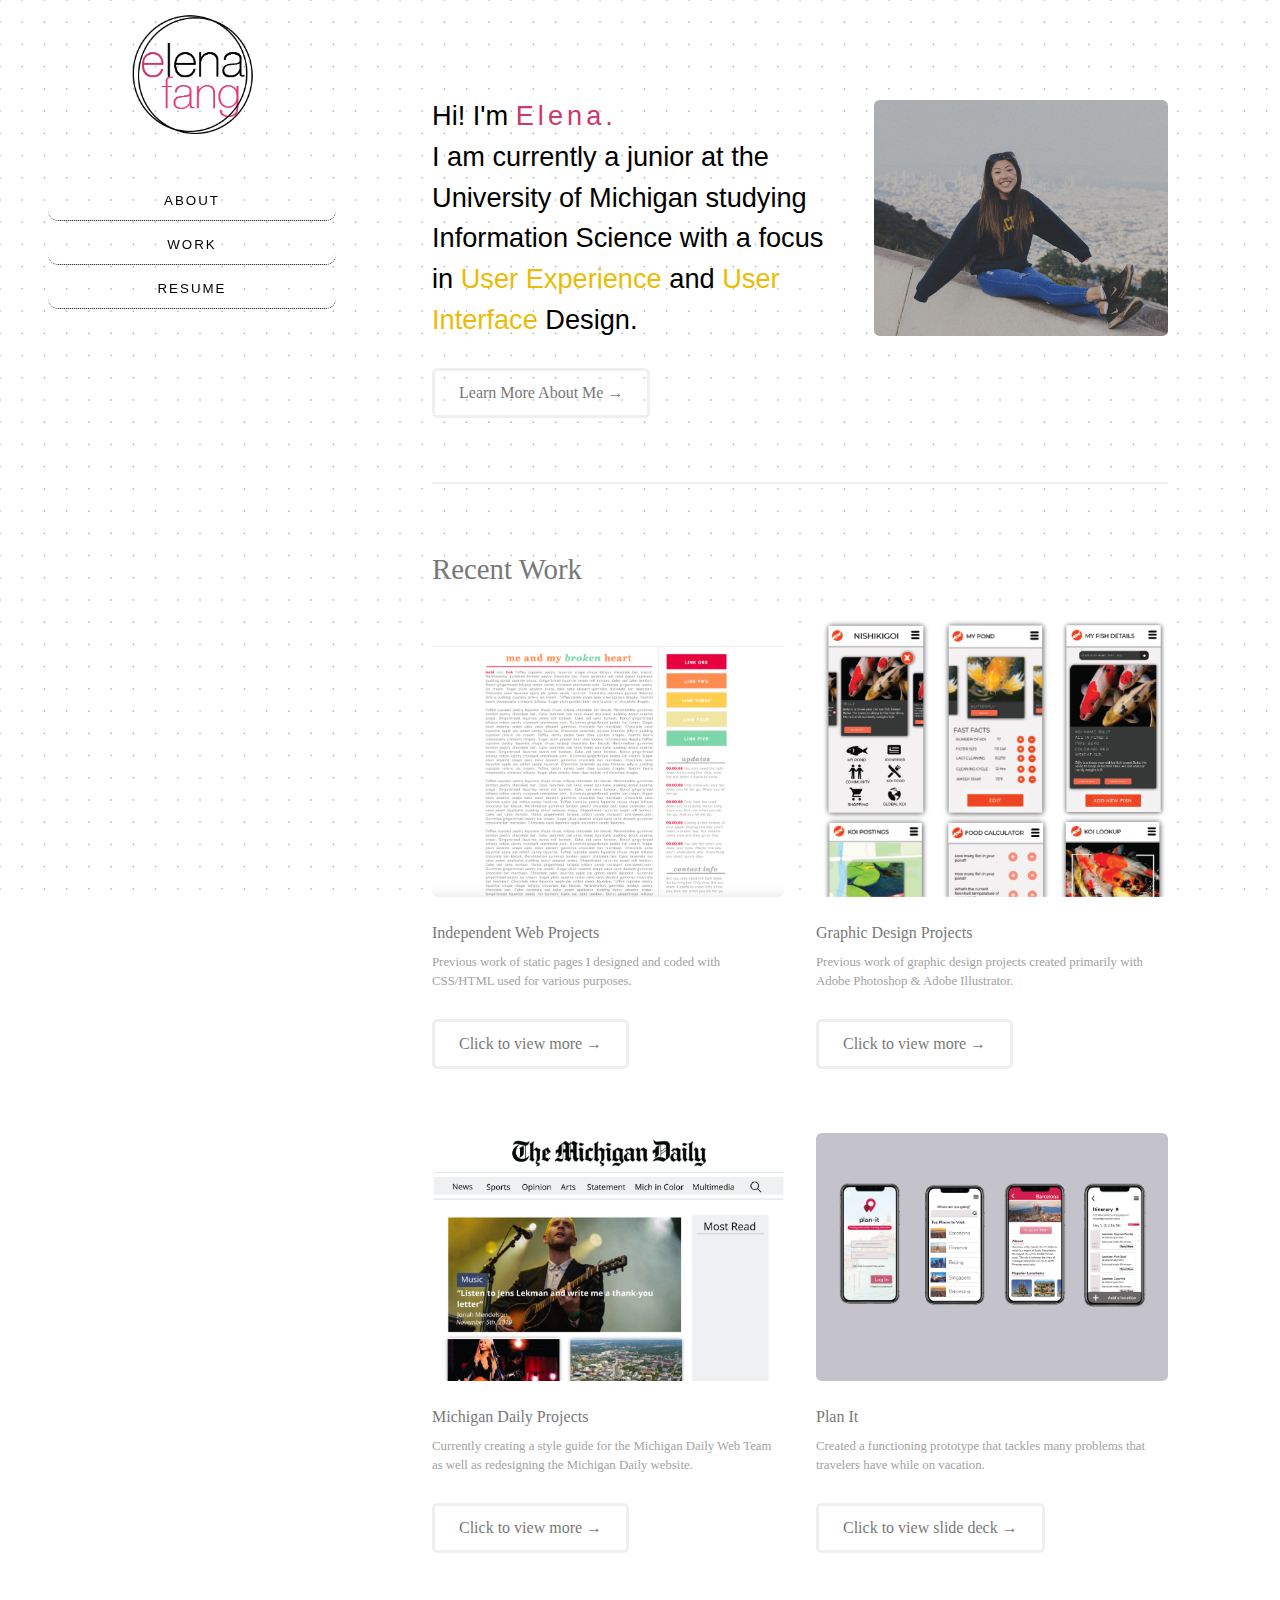
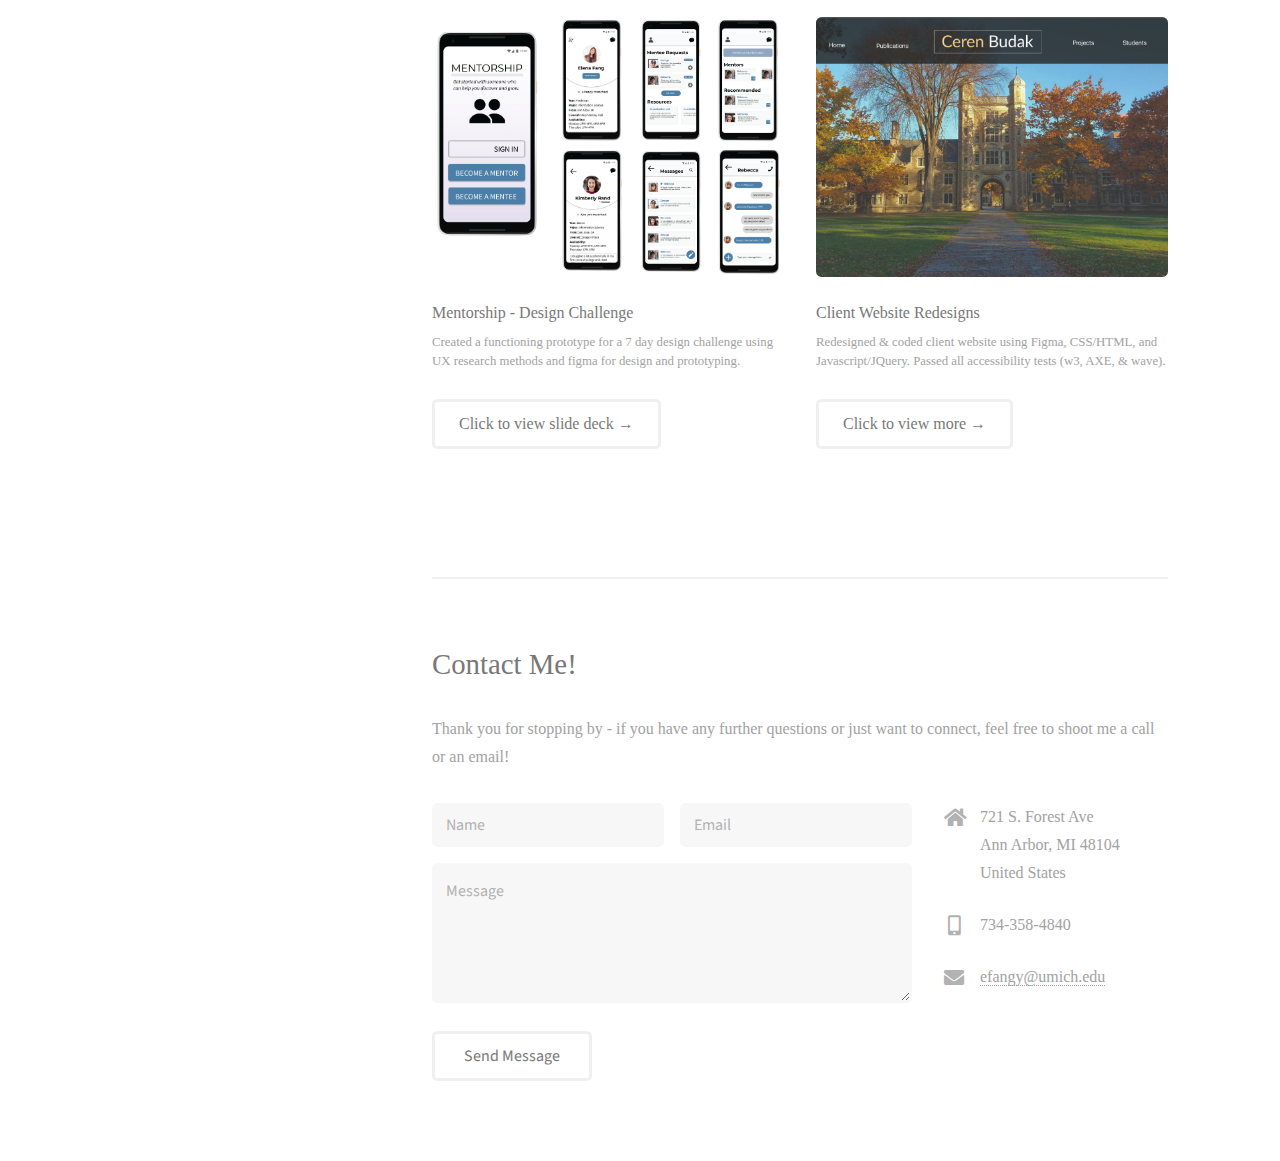
<file: index.html>
<!DOCTYPE HTML>

<html>
	<head>
		<title>Elena's Portfolio</title>
		<meta charset="utf-8" />
		<meta name="viewport" content="width=device-width, initial-scale=1, user-scalable=no" />
		<link rel="stylesheet" href="assets/css/main.css" />
        <link rel="icon" type="image/png" href="images/elenalogo4.png">
	</head>
    
	<body class="is-preload">

		<!-- Header -->
			<header id="header">
				<div class="inner">
					<a href="index.html" class="image avatar"><img src="images/elenalogo4.png" alt="" /></a>
					<p></p>
                    
						<a class="nav" href="aboutme.html">about</a>
                    <a class="nav" href="index.html#projects">work</a>
                    
						<a class="nav" href="images/ElenaFangResume2.25.pdf"> resume</a>
				</div>
			</header>

		<!-- Main -->
			<div id="main">

				<!-- One -->
					<section id="one">
						<header class="major">
                            <span class="image right"><img src="images/intropic.JPG" alt="" /></span>
                            <h2>Hi! I'm <b>Elena.</b> <br>I am currently a junior at the University of Michigan studying Information Science with a focus in <strong>User Experience</strong> and <strong>User Interface</strong> Design.</h2>
                            
                        <ul class="actions">
							<li><a href="aboutme.html" class="button">Learn More About Me →</a></li>
						</ul>
						</header>
                <p></p>
              
					
					</section>

				<!-- Two -->
					<a name="projects" id="projects"></a><section id="two">
						<h2>Recent Work</h2>
                    
					<div class="row">
						
                            	
                        
                        
                        
                        <article class="col-6 col-12-xsmall work-item">
                                      
                                        
                                            
                                       <a href="webprojects.html"> <img src="images/brokenheart.png" class="image fit thumb" alt="" /></a>
                                             
								<h3>Independent Web Projects</h3>
								<p>Previous work of static pages I designed and coded with CSS/HTML used for various purposes.</p><br>
                                               
                                  <ul class="actions">
							<li><a href="webprojects.html" class="button">Click to view more →</a></li>
						</ul>
							</article>
                           
							
						<article class="col-6 col-12-xsmall work-item">
                                        
                                       
                                            
                                        <img src="images/screen-02.png" class="image fit thumb" alt="" /></a>
                                             
								<h3>Graphic Design Projects</h3>
								<p>Previous work of graphic design projects created primarily with Adobe Photoshop & Adobe Illustrator.</p>
                                            <br>
                                             <ul class="actions">
							<li><a href="graphicdesign.html" class="button">Click to view more →</a></li>
						</ul>
							</article>
                           
                        <article class="col-6 col-12-xsmall work-item">
                                       
                                            
                                        
                                            
                                        <img src="images/tmd-01.png" class="image fit thumb" alt="" /></a>
                                        <h3>Michigan Daily Projects</h3>
								<p>Currently creating a style guide for the Michigan Daily Web Team as well as redesigning the Michigan Daily website.</p>     
								   <br>
                                             <ul class="actions">
							<li><a href="michigandaily.html" class="button">Click to view more →</a></li>
						</ul>
							</article>
                           
                                         
                                  <article class="col-6 col-12-xsmall work-item">
                                        
                                       
                                         
                                            
                                        <img src="images/planit-02.png"  class="image fit thumb" alt="" /></a>
                                             
								<h3>Plan It</h3>
								<p>Created a functioning prototype that tackles many problems that travelers have while on vacation.</p>
                                    <br>
                                             <ul class="actions">
							<li><a href="https://docs.google.com/presentation/d/1U946nmGCumNQ0mdCnAudCYdQcOvOOJEustRpttAyumc/edit?usp=sharing" class="button">Click to view slide deck →</a></li>
						</ul>
							</article>
        
      
                           
                          
      
         <article class="col-6 col-12-xsmall work-item">
                                        
                                       
                                         
                                            
                                        <img src="images/mentorship2.png"  class="image fit thumb" alt="" /></a>
                                             
								<h3>Mentorship - Design Challenge</h3>
								<p>Created a functioning prototype for a 7 day design challenge using UX research methods and figma for design and prototyping.</p>
                                    <br>
                                             <ul class="actions">
							<li><a href="https://docs.google.com/presentation/d/11-wNSZPsgJdjrsevVh3eh_9YQ69sQsWyl9_qE1oszfg/edit?usp=sharing" class="button">Click to view slide deck →</a></li>
						</ul>
							</article>
        
     
    
                                  <article class="col-6 col-12-xsmall work-item">
                                        
                                       
                                         
                                            
                                        <img src="images/ceren2-04.png"  class="image fit thumb" alt="" /></a>
                                             
								<h3>Client Website Redesigns</h3>
								<p>Redesigned & coded client website using Figma, CSS/HTML, and Javascript/JQuery. Passed all accessibility tests (w3, AXE, & wave).</p>
                                    <br>
                                             <ul class="actions">
							<li><a href="clientredesign.html" class="button">Click to view more →</a></li>
						</ul>
							</article>
                  
                    
                           
                        
						
					</section>

				<!-- Three -->
					<section id="three">
						<h2>Contact Me!</h2>
						<p>Thank you for stopping by - if you have any further questions or just want to connect, feel free to shoot me a call or an email!</p>
						<div class="row">
							<div class="col-8 col-12-small">
								<form method="GET" action="mailto:efangy@umich.edu" enctype="text/plain">
									<div class="row gtr-uniform gtr-50">
										<div class="col-6 col-12-xsmall"><input type="text" name="name" id="name" placeholder="Name" /></div>
										<div class="col-6 col-12-xsmall"><input type="email" name="email" id="email" placeholder="Email" /></div>
										<div class="col-12"><textarea name="message" id="message" placeholder="Message" rows="4"></textarea></div>
									</div>
								<br>
								<ul class="actions">
									<li><input type="submit" value="Send Message" /></li>
								</ul>
                                    </form>
							</div>
							<div class="col-4 col-12-small">
								<ul class="labeled-icons">
									<li>
										<h3 class="icon solid fa-home"><span class="label">Address</span></h3>
										721 S. Forest Ave<br />
										Ann Arbor, MI 48104<br />
										United States
									</li>
									<li>
										<h3 class="icon solid fa-mobile-alt"><span class="label">Phone</span></h3>
										734-358-4840
									</li>
									<li>
										<h3 class="icon solid fa-envelope"><span class="label">Email</span></h3>
										<a href="#">efangy@umich.edu</a>
									</li>
								</ul>
							</div>
						</div>
					</section>

				
				
					</section>
				

			</div>

		<!-- Footer -->
			<footer id="footer">
				<div class="inner">
					<ul class="icons">
						<li><a href="#" class="icon brands fa-twitter"><span class="label">Twitter</span></a></li>
						<li><a href="#" class="icon brands fa-github"><span class="label">Github</span></a></li>
						
						<li><a href="#" class="icon solid fa-envelope"><span class="label">Email</span></a></li>
					</ul>
					<ul class="copyright">
						<li>&copy; Elena Fang 2019</li>
					</ul>
				</div>
			</footer>

		<!-- Scripts -->
			<script src="assets/js/jquery.min.js"></script>
			<script src="assets/js/jquery.poptrox.min.js"></script>
			<script src="assets/js/browser.min.js"></script>
			<script src="assets/js/breakpoints.min.js"></script>
			<script src="assets/js/util.js"></script>
			<script src="assets/js/main.js"></script>

	</body>
</html>
</file>
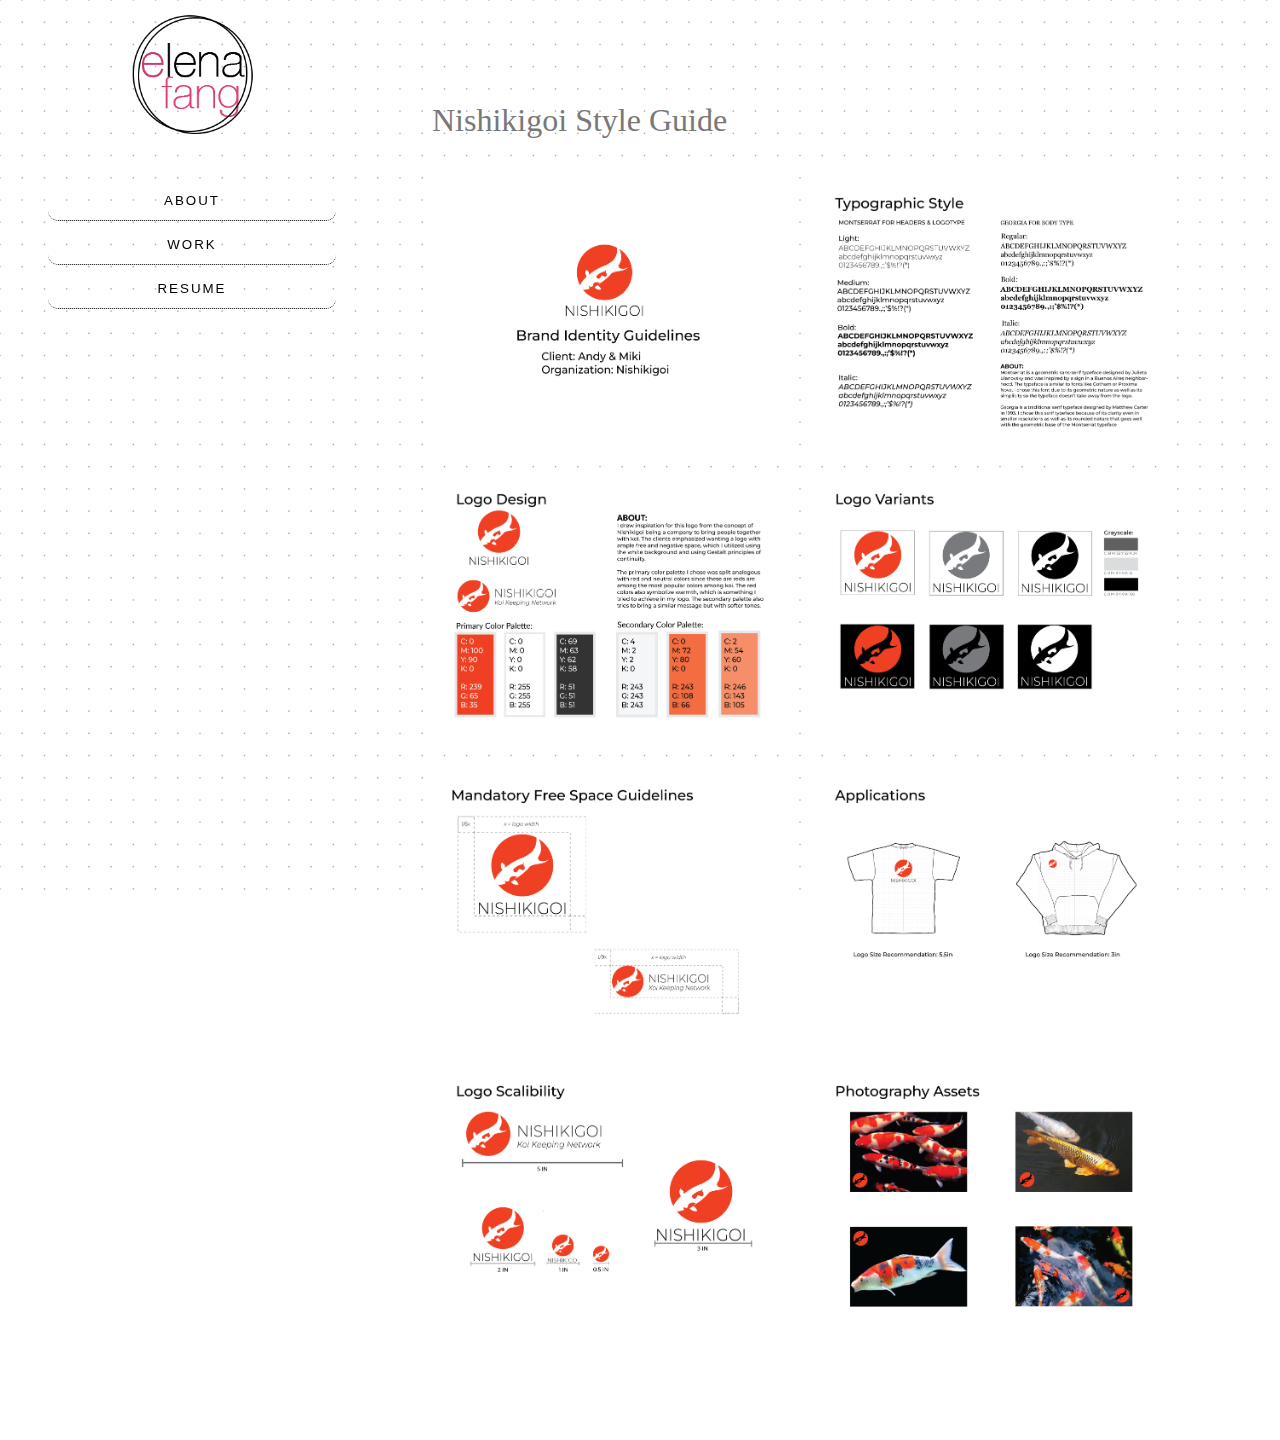
<file: appstyleguide.html>
<!DOCTYPE HTML>

<html>
	<head>
		<title>Elena's Portfolio</title>
		<meta charset="utf-8" />
		<meta name="viewport" content="width=device-width, initial-scale=1, user-scalable=no" />
		<link rel="stylesheet" href="assets/css/main.css" />
        <link rel="icon" type="image/png" href="images/elenalogo4.png">
	</head>
    
	<body class="is-preload">

		<!-- Header -->
			<header id="header">
				<div class="inner">
					<a href="index.html" class="image avatar"><img src="images/elenalogo4.png" alt="" /></a>
					<p></p>
                    
						<a class="nav" href="aboutme.html">about</a>
                    <a class="nav" href="index.html#projects">work</a>
                    
						<a class="nav" href="images/ElenaFangResume2.25.pdf">resume</a>
				</div>
			</header>

		<!-- Main -->
			<div id="main">

				<!-- One -->
					<section id="one">
						<header class="major">
                          
						<h1>Nishikigoi Style Guide</h1>
                      <div class="row">
							<article class="col-6 col-12-xsmall work-item">
    
                                        <img src="images/logostyleguide-01.png"  class="image fit thumb" alt="" />
                                <img src="images/logostyleguide-02.png"  class="image fit thumb" alt="" />
                                <img src="images/logostyleguide-03.png"  class="image fit thumb" alt="" />
                                <img src="images/logostyleguide-04.png"  class="image fit thumb" alt="" />
                                        
							</article>
                            
                            	<article class="col-6 col-12-xsmall work-item">
    
                                        <img src="images/logostyleguide-05.png"  class="image fit thumb" alt="" />
                                        <img src="images/logostyleguide-06.png"  class="image fit thumb" alt="" />
                                    <img src="images/logostyleguide-07.png"  class="image fit thumb" alt="" />
                                    <img src="images/logostyleguide-08.png"  class="image fit thumb" alt="" />
                                        
								
							</article>
                      
              
                        
                       
                    
						
                        
	
                           
							
					
						
					</section>

				
				
				
					</section>
				

			</div>

		<!-- Footer -->
			<footer id="footer">
				<div class="inner">
					<ul class="icons">
						<li><a href="#" class="icon brands fa-twitter"><span class="label">Twitter</span></a></li>
						<li><a href="#" class="icon brands fa-github"><span class="label">Github</span></a></li>
						
						<li><a href="#" class="icon solid fa-envelope"><span class="label">Email</span></a></li>
					</ul>
					<ul class="copyright">
						<li>&copy; Elena Fang 2019</li>
					</ul>
				</div>
			</footer>

		<!-- Scripts -->
			<script src="assets/js/jquery.min.js"></script>
			<script src="assets/js/jquery.poptrox.min.js"></script>
			<script src="assets/js/browser.min.js"></script>
			<script src="assets/js/breakpoints.min.js"></script>
			<script src="assets/js/util.js"></script>
			<script src="assets/js/main.js"></script>

	</body>
</html>
</file>
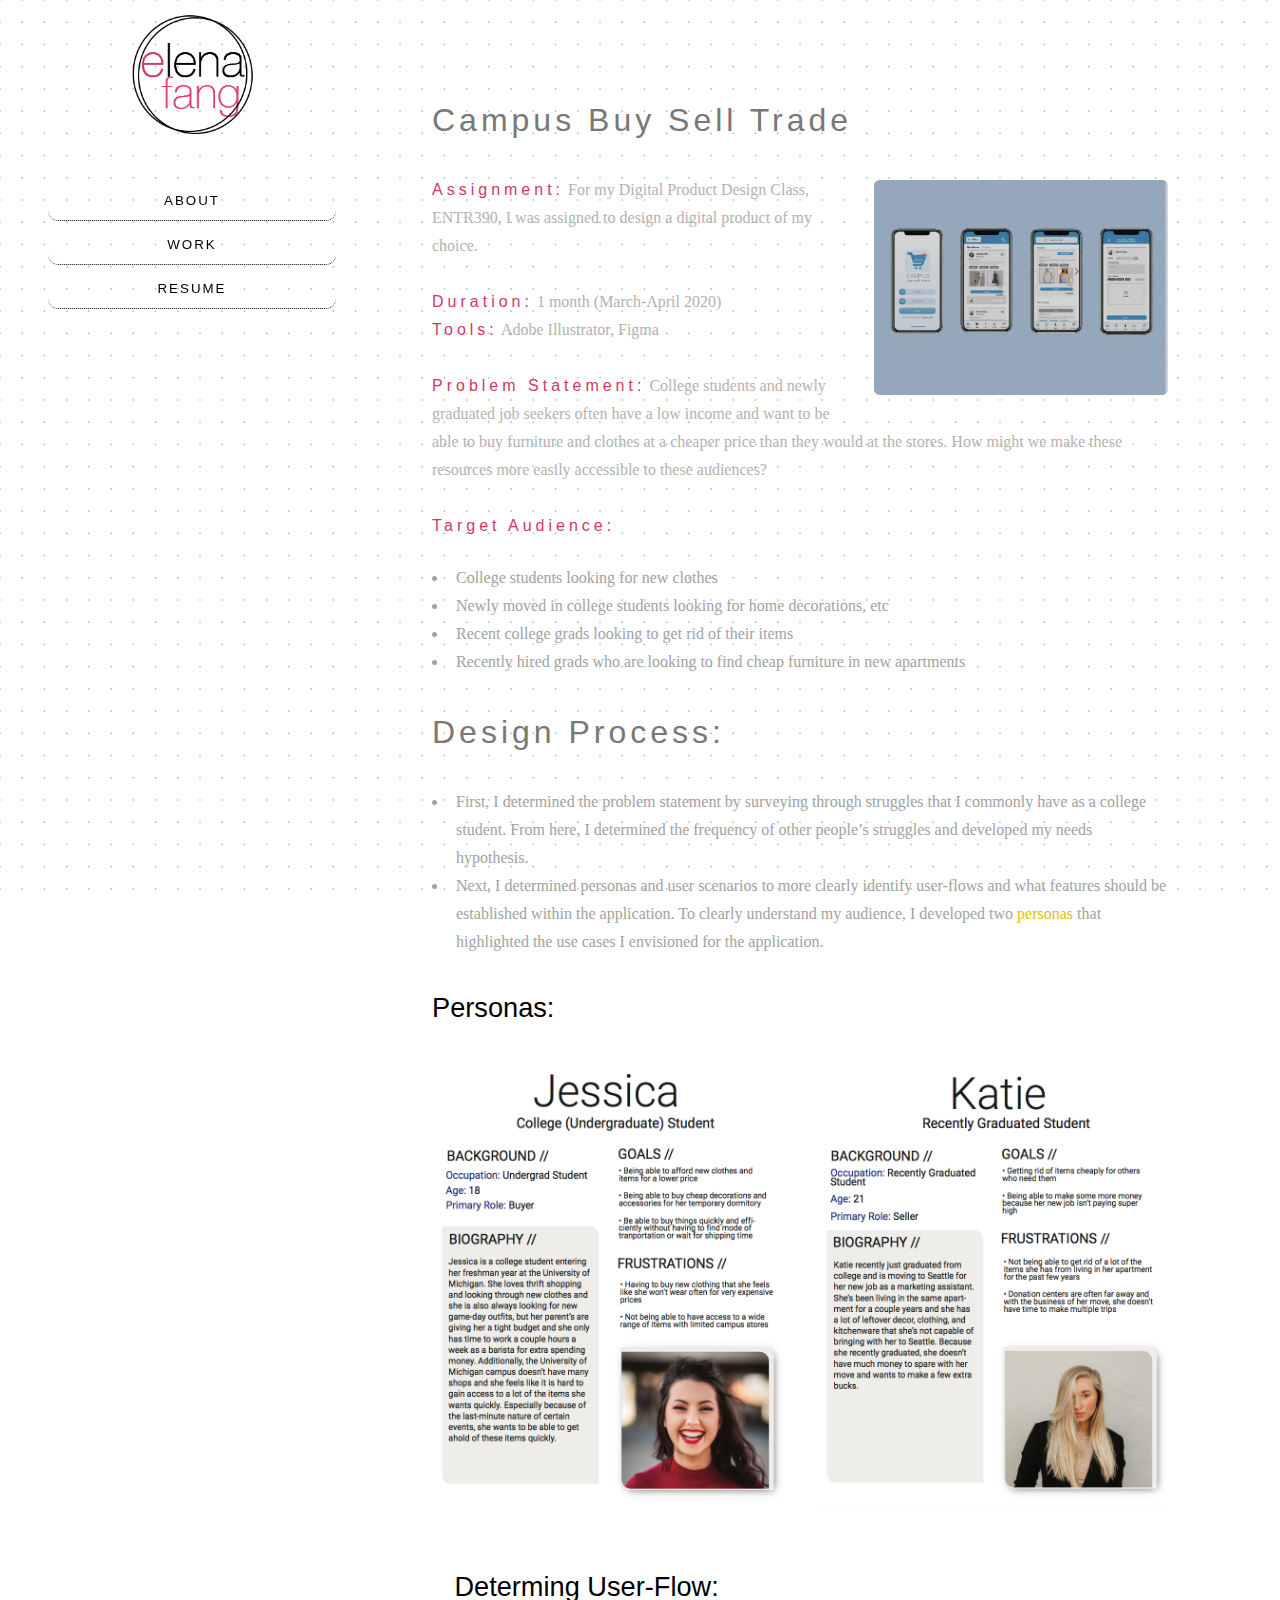
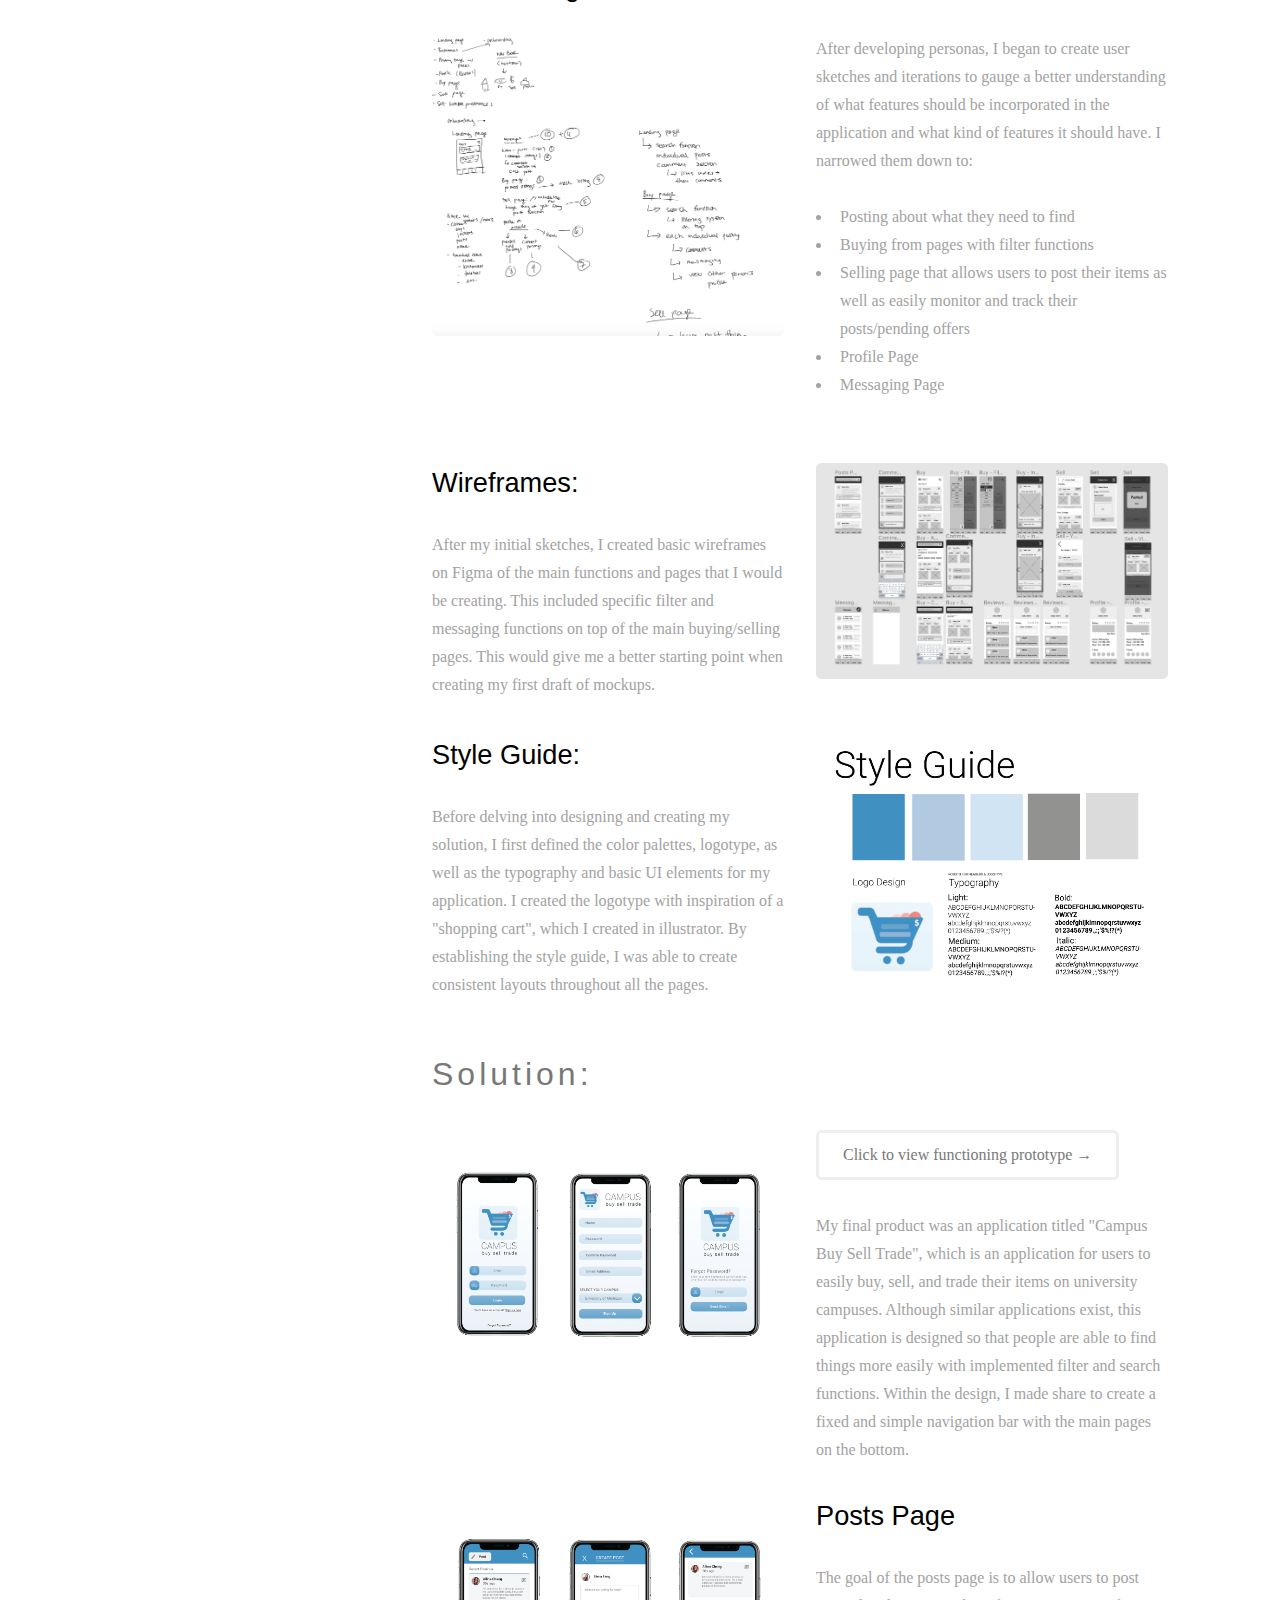
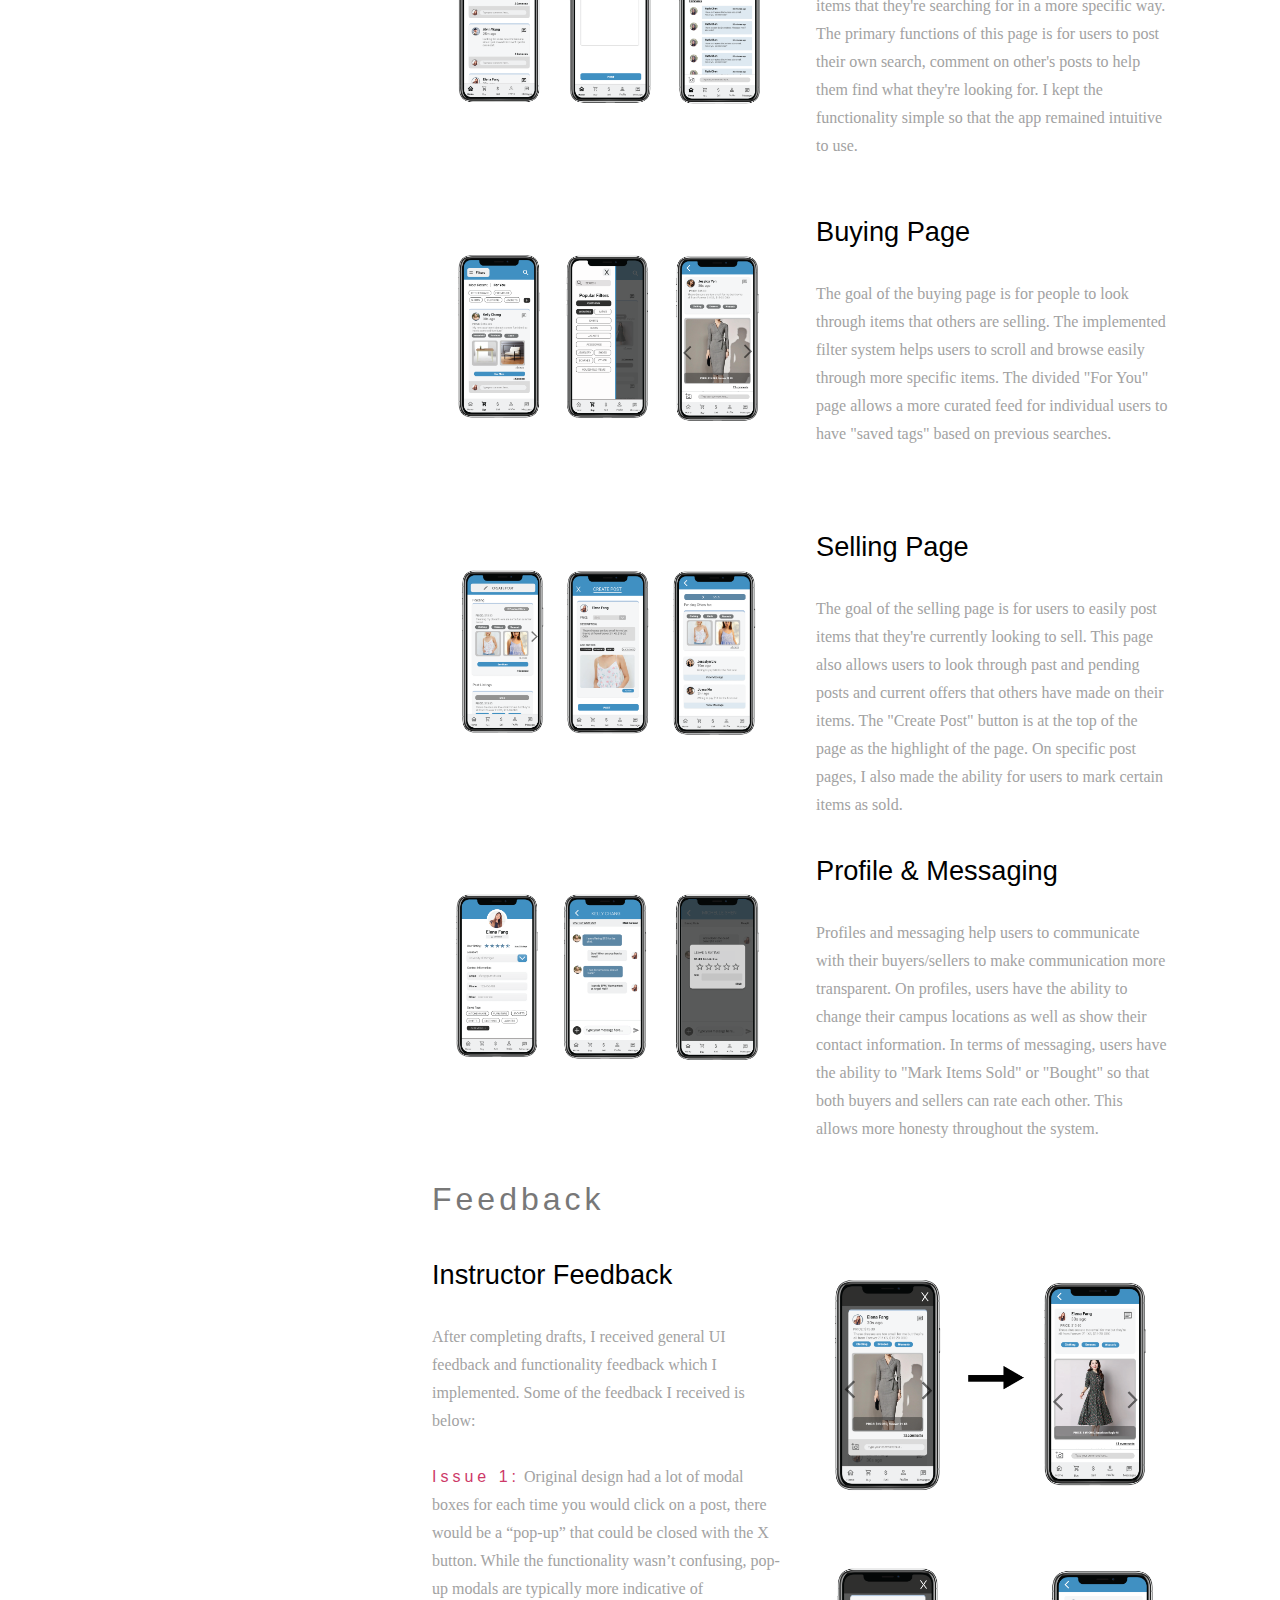
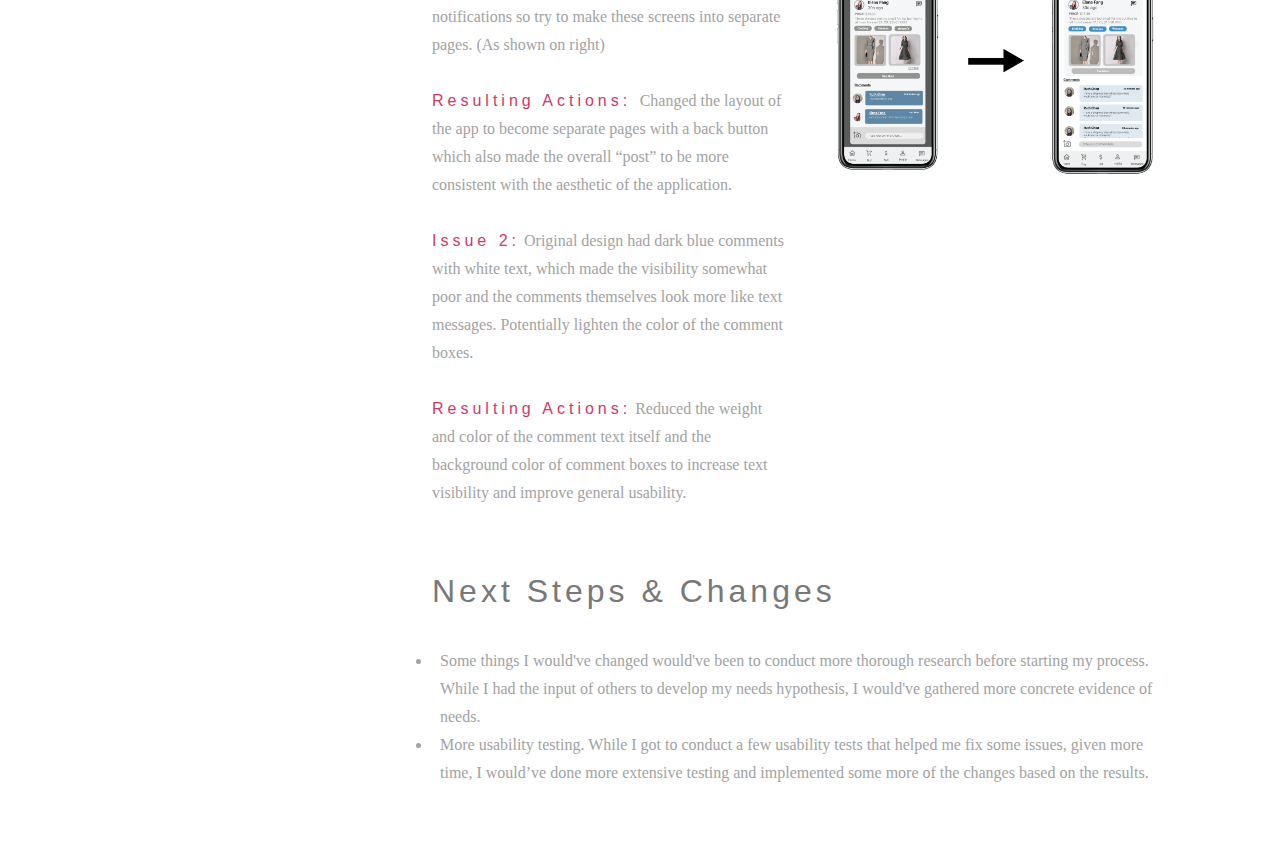
<file: campusbuyselltrade.html>
<!DOCTYPE HTML>

<html>
	<head>
		<title>Elena's Portfolio</title>
		<meta charset="utf-8" />
		<meta name="viewport" content="width=device-width, initial-scale=1, user-scalable=no" />
		<link rel="stylesheet" href="assets/css/main.css" />
        <link rel="icon" type="image/png" href="images/elenalogo4.png">
	</head>
    
	<body class="is-preload">

		<!-- Header -->
			<header id="header">
				<div class="inner">
					<a href="index.html" class="image avatar"><img src="images/elenalogo4.png" alt="" /></a>
					<p></p>
                    
						<a class="nav" href="aboutme.html">about</a>
                    <a class="nav" href="index.html#projects">work</a>
                    
						<a class="nav" href="images/ElenaFangResume2.25.pdf">resume</a>
				</div>
			</header>

		<!-- Main -->
			<div id="main">

				<!-- One -->
					<section id="one">
						<header class="major">
                          
                            <b><h1>Campus Buy Sell Trade</h1></b>
                             <p><span class="image right"><img src="images/campusbuyselltrade.png" alt="" /></span> 
                      
                        <b>Assignment:</b> For my Digital Product Design Class, ENTR390, I was assigned to design a digital product of my choice. <br> <br>
                                 <b>Duration:</b> 1 month (March-April 2020) <br>
                                 <b>Tools:</b> Adobe Illustrator, Figma  <br>
                                 <b></b><br>
                                 
                          <b>Problem Statement:</b>
College students and newly graduated job seekers often have a low income and want to be able to buy furniture and clothes at a cheaper price than they would at the stores. How might we make these resources more easily accessible to these audiences?

                       
                    <br> <br>
                            <b>Target Audience:</b><ul>
<li>College students looking for new clothes </li>
<li>Newly moved in college students looking for home decorations, etc</li>
<li>Recent college grads looking to get rid of their items</li>
<li>Recently hired grads who are looking to find cheap furniture in new apartments</li>
                            </ul>
                            

                            <b><h1>Design Process:</h1></b>
                            <ul>
                            <li>First, I determined the problem statement by surveying through struggles that I commonly have as a college student. From here, I determined the frequency of other people’s struggles and developed my needs hypothesis. </li>
                            <li>Next, I determined personas and user scenarios to more clearly identify user-flows and what features should be established within the application. To clearly understand my audience, I developed two <strong>personas</strong> that highlighted the use cases I envisioned for the application.</li></ul>
                            <h2>Personas:</h2>
                     <div class="row">
                            
							<article class="col-6 col-12-xsmall work-item">
    
                                        <img src="images/persona1.png"  class="image fit thumb" alt="" />
                                
                                             
                                
								
							</article>
                         	<article class="col-6 col-12-xsmall work-item">
    
                                        <img src="images/persona2.png"  class="image fit thumb" alt="" />
                                
                                             
                                
								
							</article>

                         <h2>Determing User-Flow:</h2>
                         <div class="row">
                            
							<article class="col-6 col-12-xsmall work-item">
    
                                        <img src="images/userflow.png"  class="image fit thumb" alt="" />
                                
                                             
                                
								
							</article>
                             <article class="col-6 col-12-xsmall work-item">
    
                              After developing personas, I began to create user sketches and iterations to gauge a better understanding of what features should be incorporated in the application and what kind of features it should have. I narrowed them down to: <br><br><ul>
                             <li>
Posting about what they need to find</li>
<li>Buying from pages with filter functions</li>
<li>Selling page that allows users to post their items as well as easily monitor and track their posts/pending offers</li>
<li>Profile Page</li>
<li>Messaging Page</li>
</ul>
								
							</article>
                             
                            
                        
	
     <div class="row">
                            
		 <article class="col-6 col-12-xsmall work-item">
             <h2>Wireframes:</h2>
    After my initial sketches, I created basic wireframes on Figma of the main functions and pages that I would be creating. This included specific filter and messaging functions on top of the main buying/selling pages. This would give me a better starting point when creating my first draft of mockups.
								
							</article>  					
         
         <article class="col-6 col-12-xsmall work-item">
    
                                        <img src="images/wireframe.png"  class="image fit thumb" alt="" />
                                
                                             
                                
								
							</article>
         
         
         <div class="row">
         <article class="col-6 col-12-xsmall work-item">
             <h2>Style Guide:</h2>
    Before delving into designing and creating my solution, I first defined the color palettes, logotype, as well as the typography and basic UI elements for my application. I created the logotype with inspiration of a "shopping cart", which I created in illustrator. By establishing the style guide, I was able to create consistent layouts throughout all the pages.
								
							</article>  					
         
         <article class="col-6 col-12-xsmall work-item">
    
                                        <img src="images/styleguide-02.png"  class="image fit thumb" alt="" />
                                
                                             
                                
								
							</article>
         
         
                             
         <b><h1>Solution: </h1></b>
         <div class="row">
                            				
         
         <article class="col-6 col-12-xsmall work-item">
    
                                        <img src="images/campusonboarding-03.png"  class="image fit thumb" alt="" />
                                
                                             
                                
								
							</article>
						
             
             <article class="col-6 col-12-xsmall work-item">
                 <ul class="actions">
							<li><a href="https://www.figma.com/proto/BfBsRvE4aeDM7CNPH5DBNF/DP2-Wireframes?node-id=90%3A897&scaling=scale-down" class="button">Click to view functioning prototype →</a></li>
						</ul>
                 My final product was an application titled "Campus Buy Sell Trade", which is an application for users to easily buy, sell, and trade their items on university campuses. Although similar applications exist, this application is designed so that people are able to find things more easily with implemented filter and search functions. Within the design, I made share to create a fixed and simple navigation bar with the main pages on the bottom.
								
							</article>  	
             <div class="row">
                            				
         
         <article class="col-6 col-12-xsmall work-item">
    
                                        <img src="images/posts-04.png"  class="image fit thumb" alt="" />
                                
                                             
                                
								
							</article>
						
             
             <article class="col-6 col-12-xsmall work-item">
                 <h2>Posts Page</h2>
								The goal of the posts page is to allow users to post items that they're searching for in a more specific way. The primary functions of this page is for users to post their own search, comment on other's posts to help them find what they're looking for. I kept the functionality simple so that the app remained intuitive to use.
								
							</article>  
                 
                  <div class="row">
                            				
         
         <article class="col-6 col-12-xsmall work-item">
    
                                        <img src="images/buying-05.png"  class="image fit thumb" alt="" />
                                
                                             
                                
								
							</article>
						
             
             <article class="col-6 col-12-xsmall work-item">
                 <h2>Buying Page</h2>
								The goal of the buying page is for people to look through items that others are selling. The implemented filter system helps users to scroll and browse easily through more specific items. The divided "For You" page allows a more curated feed for individual users to have "saved tags" based on previous searches.
								
							</article>  
                 
         
              <div class="row">
                            				
         
         <article class="col-6 col-12-xsmall work-item">
    
                                        <img src="images/selling-06.png"  class="image fit thumb" alt="" />
                                
                                             
                                
								
							</article>
						
             
             <article class="col-6 col-12-xsmall work-item">
                 <h2>Selling Page</h2>
								The goal of the selling page is for users to easily post items that they're currently looking to sell. This page also allows users to look through past and pending posts and current offers that others have made on their items. The "Create Post" button is at the top of the page as the highlight of the page. On specific post pages, I also made the ability for users to mark certain items as sold.
								
							</article>  
             
         
                 
                
						
                 
                 
               <div class="row">
                            				
         
         <article class="col-6 col-12-xsmall work-item">
    
                                        <img src="images/prof-07.png"  class="image fit thumb" alt="" />
                                
                                             
                                
								
							</article>
						
             
             <article class="col-6 col-12-xsmall work-item">
                 <h2>Profile & Messaging</h2>
								Profiles and messaging help users to communicate with their buyers/sellers to make communication more transparent. On profiles, users have the ability to change their campus locations as well as show their contact information. In terms of messaging, users have the ability to "Mark Items Sold" or "Bought" so that both buyers and sellers can rate each other. This allows more honesty throughout the system.
								
							</article>  
                  
                 
                 
                 <b><h1>Feedback</h1></b>
                   
                    <div class="row">
                            				
         
         
             
             <article class="col-6 col-12-xsmall work-item">
                 <h2>Instructor Feedback</h2>
                 After completing drafts, I received general UI feedback and functionality feedback which I implemented. Some of the feedback I received is below:<br> <br>
                 
                 <b>Issue 1:</b>
				Original design had a lot of modal boxes for each time you would click on a post, there would be a “pop-up” that could be closed with the X button. While the functionality wasn’t confusing, pop-up modals are typically more indicative of notifications so try to make these screens into separate pages. (As shown on right) <br> <br>





                 <b>Resulting Actions: </b>Changed the layout of the app to become separate pages with a back button which also made the overall “post” to be more consistent with the aesthetic of the application. 
                 <br> <br>
                 <b>Issue 2:</b> Original design had dark blue comments with white text, which made the visibility somewhat poor and the comments themselves look more like text messages. Potentially lighten the color of the comment boxes.

<br> <br>





                 <b>Resulting Actions:</b> Reduced the weight and color of the comment text itself and the background color of comment boxes to increase text visibility and improve general usability.

                 <br> <br>
                 
                 
                 
                 
                 
								
							</article>  
                        
                    <article class="col-6 col-12-xsmall work-item">
    
                                        <img src="images/feedback1-08.png"  class="image fit thumb" alt="" />
                        <img src="images/feedback2-09.png"  class="image fit thumb" alt="" />
                                
                                             
                                
								
							</article>
                        
                    <b><h1>Next Steps & Changes</h1></b>
                 <ul>
                 <li>Some things I would've changed would've been to conduct more thorough research before starting my process. While I had the input of others to develop my needs hypothesis, I would've gathered more concrete evidence of needs.</li>
                 <li>More usability testing. While I got to conduct a few usability tests that helped me fix some issues, given more time, I would’ve done more extensive testing and implemented some more of the changes based on the results.

</li>
                 
                 </ul>
                  
						
					</section>

				
				
				
					</section>
				

			</div>

		<!-- Footer -->
			<footer id="footer">
				<div class="inner">
					<ul class="icons">
						<li><a href="#" class="icon brands fa-twitter"><span class="label">Twitter</span></a></li>
						<li><a href="#" class="icon brands fa-github"><span class="label">Github</span></a></li>
						
						<li><a href="#" class="icon solid fa-envelope"><span class="label">Email</span></a></li>
					</ul>
					<ul class="copyright">
						<li>&copy; Elena Fang 2019</li>
					</ul>
				</div>
			</footer>

		<!-- Scripts -->
			<script src="assets/js/jquery.min.js"></script>
			<script src="assets/js/jquery.poptrox.min.js"></script>
			<script src="assets/js/browser.min.js"></script>
			<script src="assets/js/breakpoints.min.js"></script>
			<script src="assets/js/util.js"></script>
			<script src="assets/js/main.js"></script>

	</body>
</html>
</file>
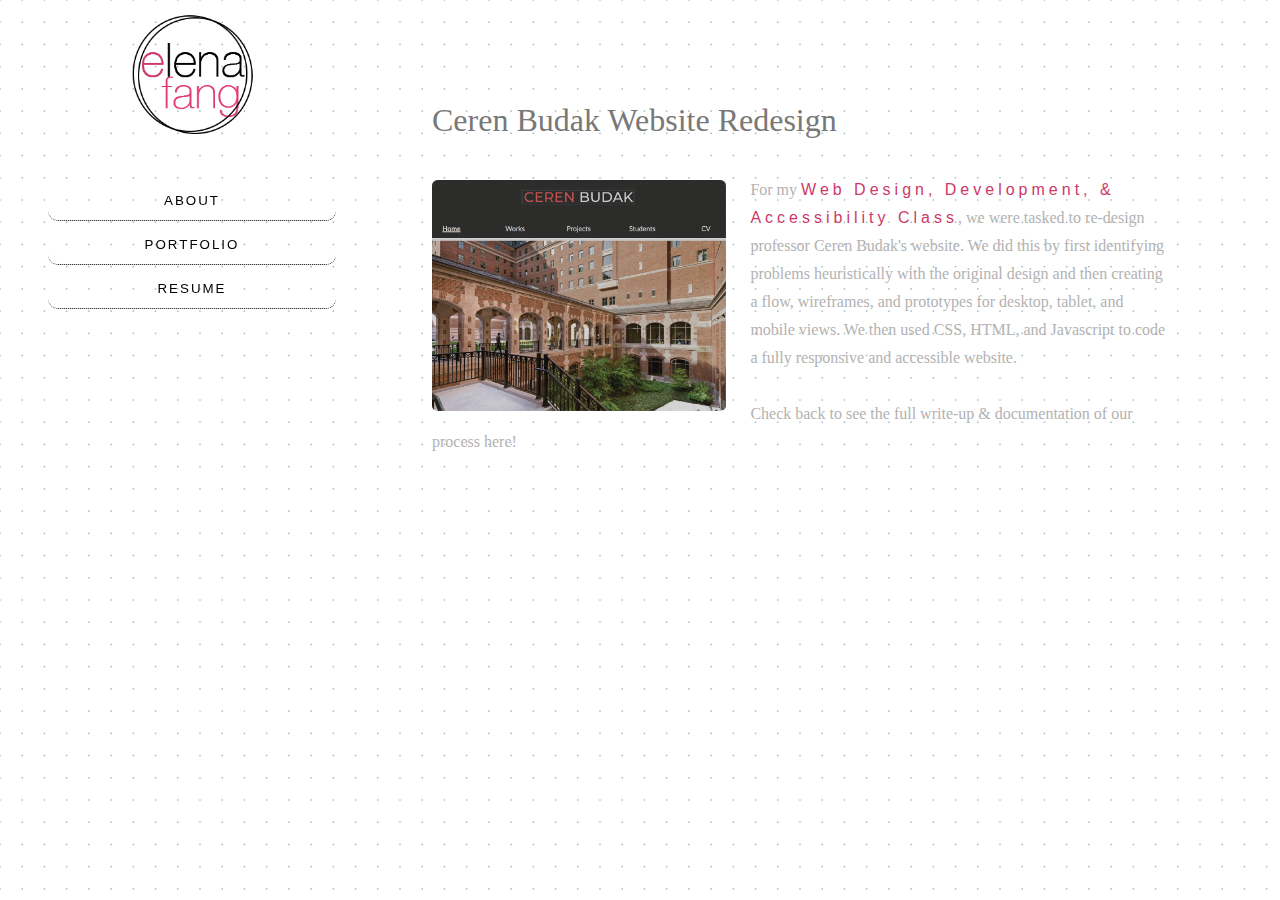
<file: clientredesign.html>
<!DOCTYPE HTML>

<html>
	<head>
		<title>Elena's Portfolio</title>
		<meta charset="utf-8" />
		<meta name="viewport" content="width=device-width, initial-scale=1, user-scalable=no" />
		<link rel="stylesheet" href="assets/css/main.css" />
        <link rel="icon" type="image/png" href="images/elenalogo4.png">
	</head>
    
	<body class="is-preload">

		<!-- Header -->
			<header id="header">
				<div class="inner">
					<a href="index.html" class="image avatar"><img src="images/elenalogo4.png" alt="" /></a>
					<p></p>
                    
						<a class="nav" href="aboutme.html">about</a>
                    <a class="nav" href="index.html">portfolio</a>
                    
						<a class="nav" href="images/elenafangresumeseptember2019.pdf">resume</a>
				</div>
			</header>

		<!-- Main -->
			<div id="main">

				<!-- One -->
					<section id="one">
						<header class="major">
                            <h1>Ceren Budak Website Redesign</h1>

                        <span class="image left"><img src="images/screens-05.png" alt="" /></span>    <p>For my <b>Web Design, Development, & Accessibility Class</b>, we were tasked to re-design professor Ceren Budak's website. We did this by first identifying problems heuristically with the original design and then creating a flow, wireframes, and prototypes for desktop, tablet, and mobile views. 
                                
                            We then used CSS, HTML, and Javascript to code a fully responsive and accessible website. <br><br>
                            Check back to see the full write-up & documentation of our process here!
                                
                                
                               </p>
						
					</section>

				
				
					</section>
				

			</div>

		<!-- Footer -->
			<footer id="footer">
				<div class="inner">
					<ul class="icons">
						<li><a href="#" class="icon brands fa-twitter"><span class="label">Twitter</span></a></li>
						<li><a href="#" class="icon brands fa-github"><span class="label">Github</span></a></li>
						
						<li><a href="#" class="icon solid fa-envelope"><span class="label">Email</span></a></li>
					</ul>
					<ul class="copyright">
						<li>&copy; Elena Fang 2019</li>
					</ul>
				</div>
			</footer>

		<!-- Scripts -->
			<script src="assets/js/jquery.min.js"></script>
			<script src="assets/js/jquery.poptrox.min.js"></script>
			<script src="assets/js/browser.min.js"></script>
			<script src="assets/js/breakpoints.min.js"></script>
			<script src="assets/js/util.js"></script>
			<script src="assets/js/main.js"></script>

	</body>
</html>
</file>
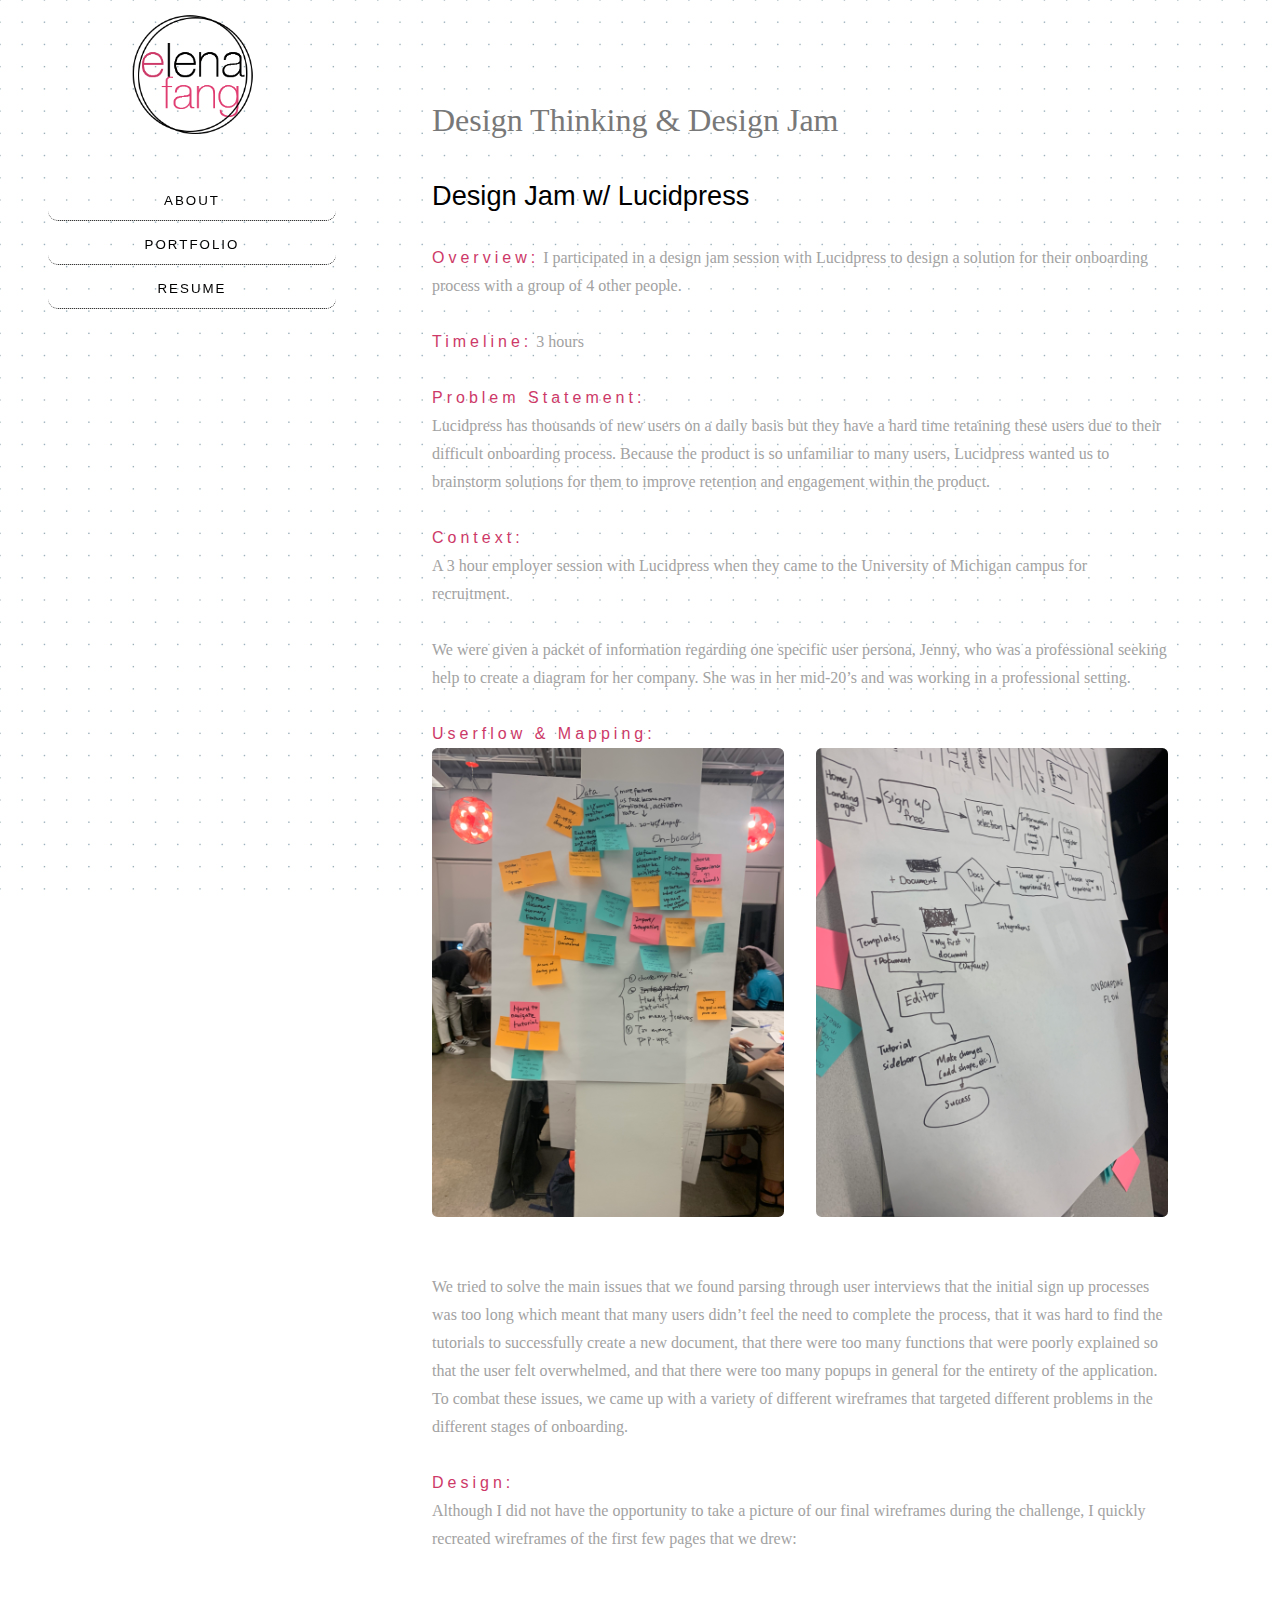
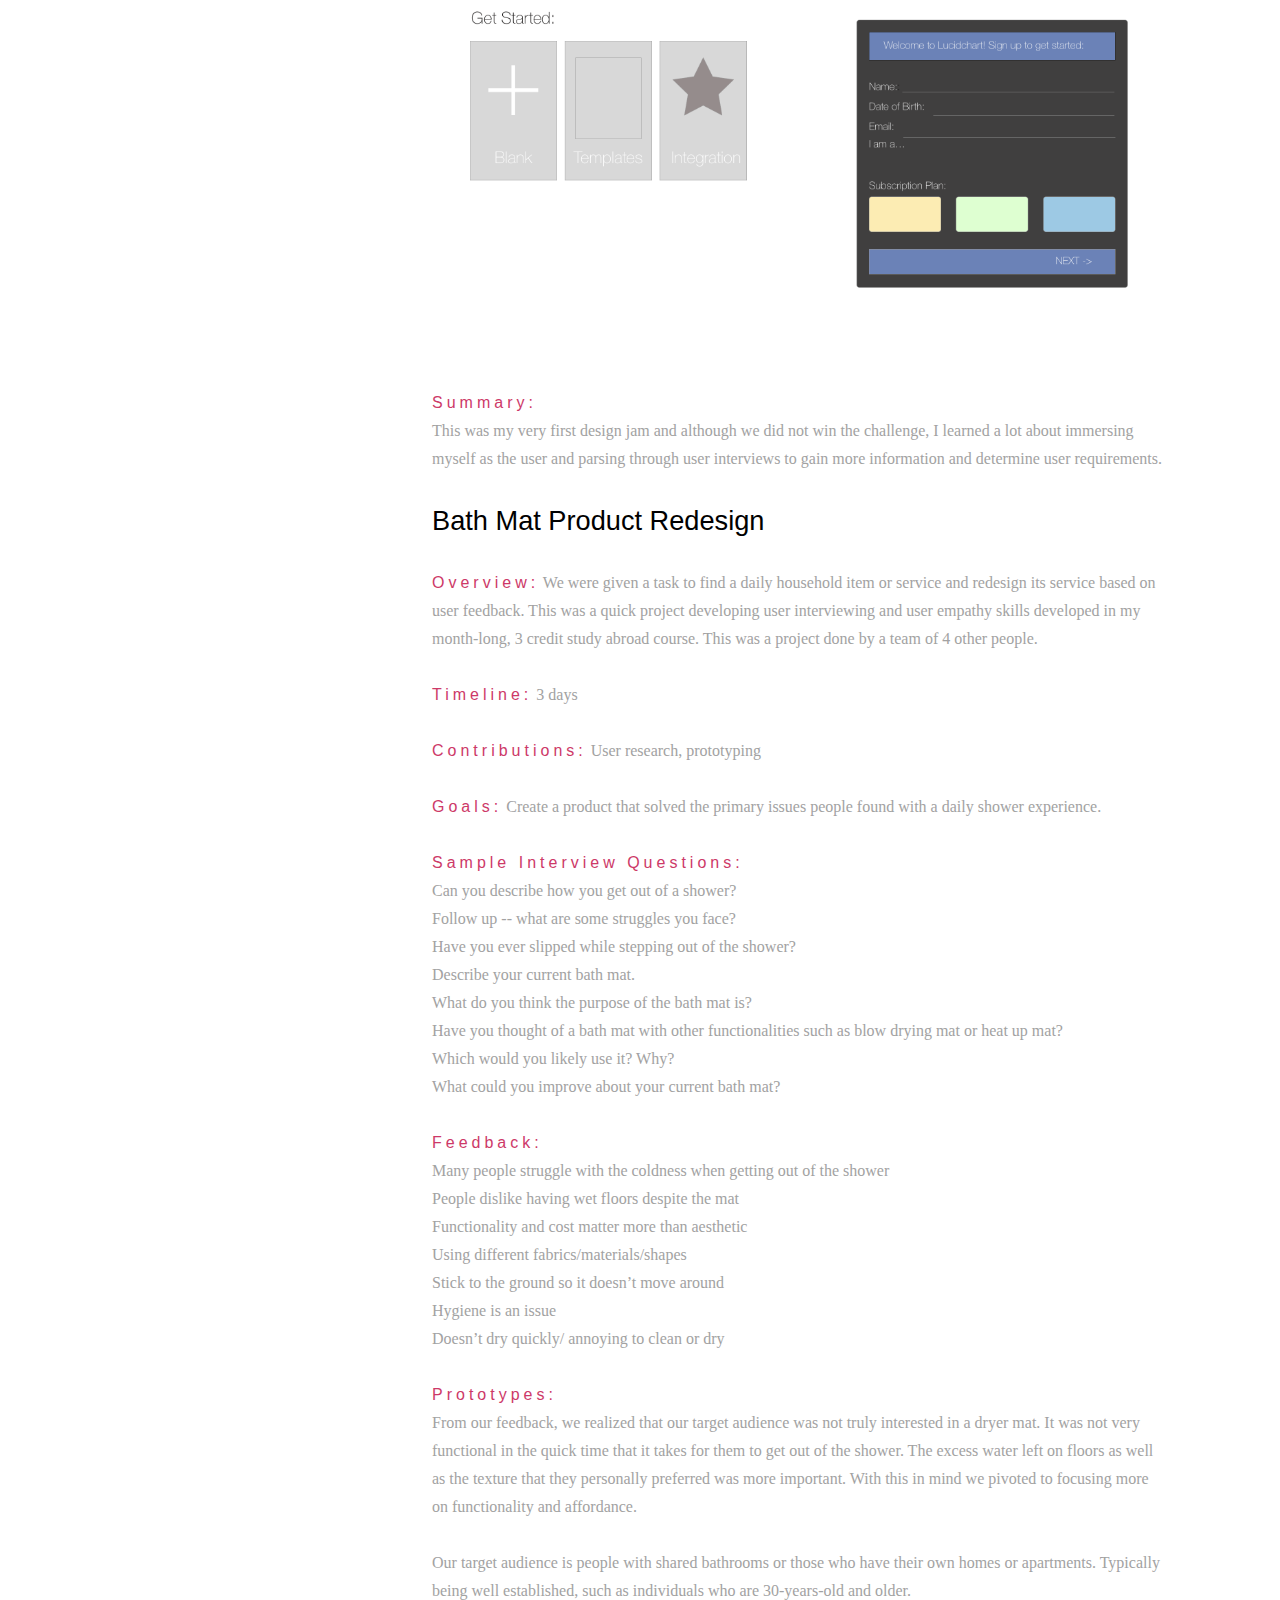
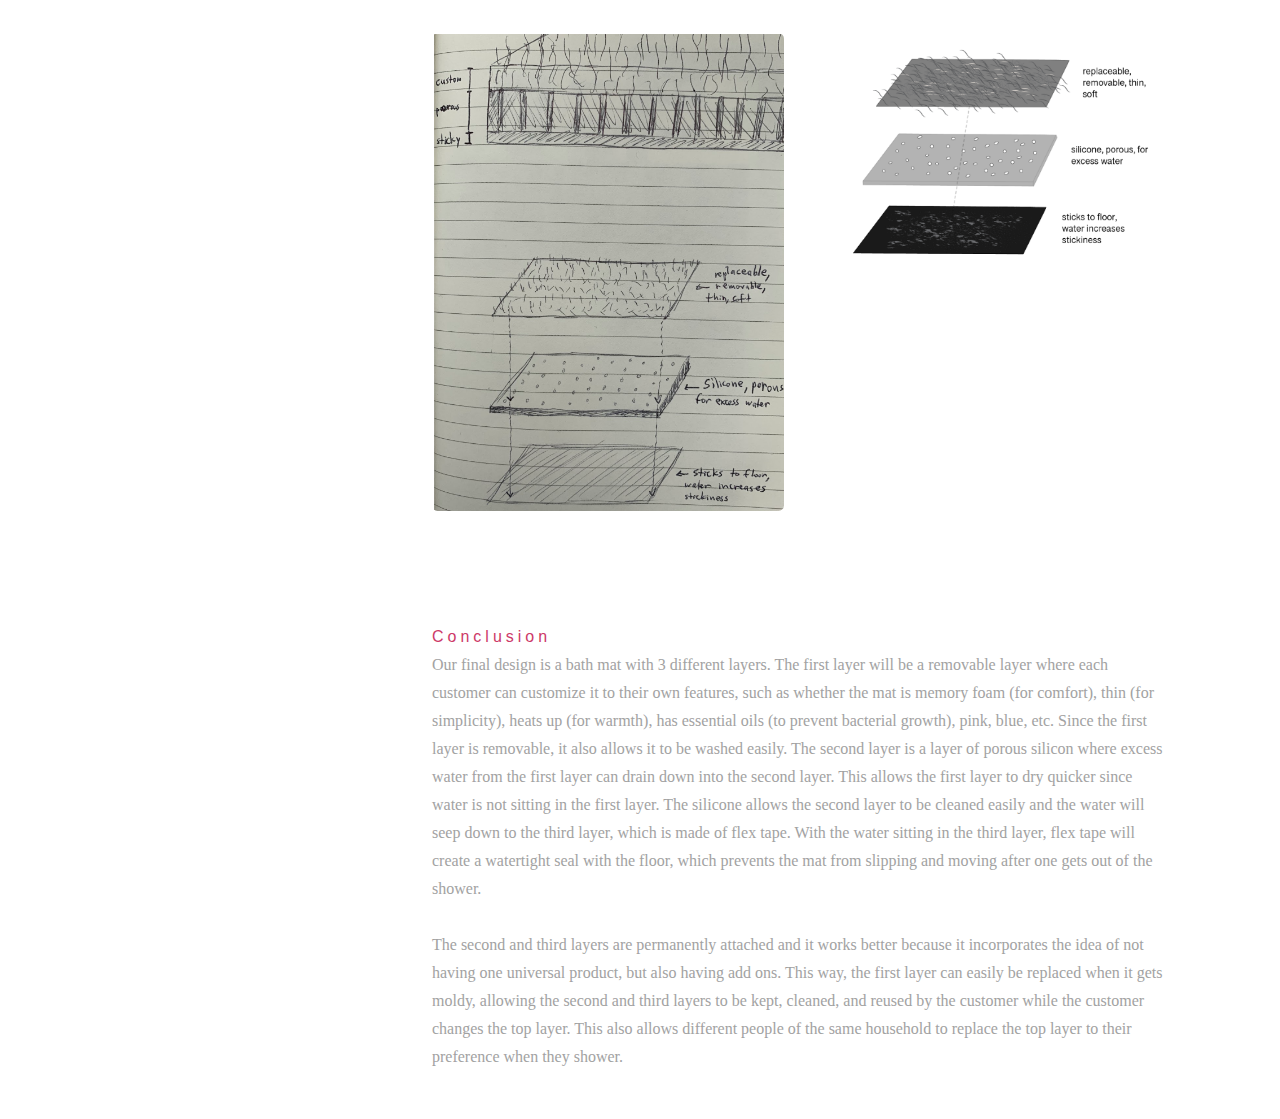
<file: design.html>
<!DOCTYPE HTML>

<html>
	<head>
		<title>Elena's Portfolio</title>
		<meta charset="utf-8" />
		<meta name="viewport" content="width=device-width, initial-scale=1, user-scalable=no" />
		<link rel="stylesheet" href="assets/css/main.css" />
        <link rel="icon" type="image/png" href="images/elenalogo4.png">
	</head>
    
	<body class="is-preload">

		<!-- Header -->
			<header id="header">
				<div class="inner">
					<a href="index.html" class="image avatar"><img src="images/elenalogo4.png" alt="" /></a>
					<p></p>
                    
						<a class="nav" href="aboutme.html">about</a>
                    <a class="nav" href="index.html">portfolio</a>
                    
						<a class="nav" href="images/elenafangresumeseptember2019.pdf">resume</a>
				</div>
			</header>

		<!-- Main -->
			<div id="main">

				<!-- One -->
					<section id="one">
						<header class="major">

                           <h1>Design Thinking & Design Jam</h1>
          
<h2>Design Jam w/ Lucidpress</h2>
            <b>Overview:</b>
I participated in a design jam session with Lucidpress to design a solution for their onboarding process with a group of 4 other people. 
<br> <br>
            <b>Timeline:</b>
3 hours
<br> <br>
            <b>Problem Statement:</b><br>
Lucidpress has thousands of new users on a daily basis but they have a hard time retaining these users due to their difficult onboarding process. Because the product is so unfamiliar to many users, Lucidpress wanted us to brainstorm solutions for them to improve retention and engagement within the product. 
<br> <br>
            <b>Context:</b><br>
A 3 hour employer session with Lucidpress when they came to the University of Michigan campus for recruitment. 
<br> <br>
We were given a packet of information regarding one specific user persona, Jenny, who was a professional seeking help to create a diagram for her company. She was in her mid-20’s and was working in a professional setting.
<br>
<br>
            <b>Userflow & Mapping:</b><br>
          <div class="row">
							<article class="col-6 col-12-xsmall work-item">
    
                                        <img src="images/designjam2.JPG"  alt="Designjam2" class="image fit thumb" alt="" /></a>
                                           
							</article>
                            
                            
                            	<article class="col-6 col-12-xsmall work-item">
    
                                        <img src="images/designjam1.JPG" alt="designjam1"  class="image fit thumb" alt="" /></a>
                                       
                                
								
                            </article></div> 
                        
We tried to solve the main issues that we found parsing through user interviews that the initial sign up processes was too long which meant that many users didn’t feel the need to complete the process, that it was hard to find the tutorials to successfully create a new document, that there were too many functions that were poorly explained so that the user felt overwhelmed, and that there were too many popups in general for the entirety of the application. To combat these issues, we came up with a variety of different wireframes that targeted different problems in the different stages of onboarding.

<br> <br>
            <b>Design:</b><br>
Although I did not have the opportunity to take a picture of our final wireframes during the challenge, I quickly recreated wireframes of the first few pages that we drew:
<br>
<br>
                
                 <div class="row">
							<article class="col-6 col-12-xsmall work-item">
    
                                       <img src="images/Desktop%20Copy.png"  alt="designjam1"  class="image fit thumb">
                                           
							</article>
                            
                            
                            	<article class="col-6 col-12-xsmall work-item">
    
                                      <img src="images/Desktop.png"  alt="designjam1"  class="image fit thumb">
                                       
                                
								
                            </article></div> 
    
    


            <b>Summary:</b><br>
This was my very first design jam and although we did not win the challenge, I learned a lot about immersing myself as the user and parsing through user interviews to gain more information and determine user requirements.

            <Br> <br>

            <h2>Bath Mat Product Redesign</h2>

            <b>Overview:</b>
We were given a task to find a daily household item or service and redesign its service based on user feedback. This was a quick project developing user interviewing and user empathy skills developed in my month-long, 3 credit study abroad course. This was a project done by a team of 4 other people.
<br> <br>
            <b>Timeline:</b>
3 days
            <br> <br>

            <b>Contributions:</b>
User research, prototyping<br>
<br>
            
            <b>Goals:</b> 
Create a product that solved the primary issues people found with a daily shower experience.<br><br>

            <b>Sample Interview Questions:</b><br>
Can you describe how you get out of a shower?<br>
Follow up -- what are some struggles you face?<br>
Have you ever slipped while stepping out of the shower?		<br>
Describe your current bath mat.<br>

What do you think the purpose of the bath mat is?<br>
Have you thought of a bath mat with other functionalities such as blow drying mat or heat up mat?<br>
Which would you likely use it? Why?<br>
What could you improve about your current bath mat?<br><br>

            <b>Feedback:</b><br>
Many people struggle with the coldness when getting out of the shower<br>
People dislike having wet floors despite the mat<br>
Functionality and cost matter more than aesthetic<br>
Using different fabrics/materials/shapes<br>
Stick to the ground so it doesn’t move around<br>
Hygiene is an issue<br>
Doesn’t dry quickly/ annoying to clean or dry<br>
            <br>

            <b>Prototypes:</b><br>
From our feedback, we realized that our target audience was not truly interested in a dryer mat. It was not very functional in the quick time that it takes for them to get out of the shower. The excess water left on floors as well as the texture that they personally preferred was more important. With this in mind we pivoted to focusing more on functionality and affordance.<br> <br>
            Our target audience is people with shared bathrooms or those who have their own homes or apartments. Typically being well established, such as individuals who are 30-years-old and older. <br><br>


                  <div class="row">
							<article class="col-6 col-12-xsmall work-item">
    
                                       <img src="images/prototype.png" alt="bathmath prototype 1" class="image fit thumb">
                                           
							</article>
                            
                            
                            	<article class="col-6 col-12-xsmall work-item">
    
                                    <img src="images/prototype2.png" alt="bathmat prototype 2" class="image fit thumb">
                                       
                                
								
                            </article></div> 
                
 
    
            <br> <br>
            
            <b>Conclusion</b><br>
Our final design is a bath mat with 3 different layers. The first layer will be a removable layer where each customer can customize it to their own features, such as whether the mat is memory foam (for comfort), thin (for simplicity), heats up (for warmth), has essential oils (to prevent bacterial growth), pink, blue, etc. Since the first layer is removable, it also allows it to be washed easily. The second layer is a layer of porous silicon where excess water from the first layer can drain down into the second layer. This allows the first layer to dry quicker since water is not sitting in the first layer. The silicone allows the second layer to be cleaned easily and the water will seep down to the third layer, which is made of flex tape. With the water sitting in the third layer, flex tape will create a watertight seal with the floor, which prevents the mat from slipping and moving after one gets out of the shower.
<br><br>
The second and third layers are permanently attached and it works better because it incorporates the idea of not having one universal product, but also having add ons. This way, the first layer can easily be replaced when it gets moldy, allowing the second and third layers to be kept, cleaned, and reused by the customer while the customer changes the top layer. This also allows different people of the same household to replace the top layer to their preference when they shower.


						
					</section>

				
				
					</section>
				

			</div>

		<!-- Footer -->
			<footer id="footer">
				<div class="inner">
					<ul class="icons">
						<li><a href="#" class="icon brands fa-twitter"><span class="label">Twitter</span></a></li>
						<li><a href="#" class="icon brands fa-github"><span class="label">Github</span></a></li>
						
						<li><a href="#" class="icon solid fa-envelope"><span class="label">Email</span></a></li>
					</ul>
					<ul class="copyright">
						<li>&copy; Elena Fang 2019</li>
					</ul>
				</div>
			</footer>

		<!-- Scripts -->
			<script src="assets/js/jquery.min.js"></script>
			<script src="assets/js/jquery.poptrox.min.js"></script>
			<script src="assets/js/browser.min.js"></script>
			<script src="assets/js/breakpoints.min.js"></script>
			<script src="assets/js/util.js"></script>
			<script src="assets/js/main.js"></script>

	</body>
</html>
</file>
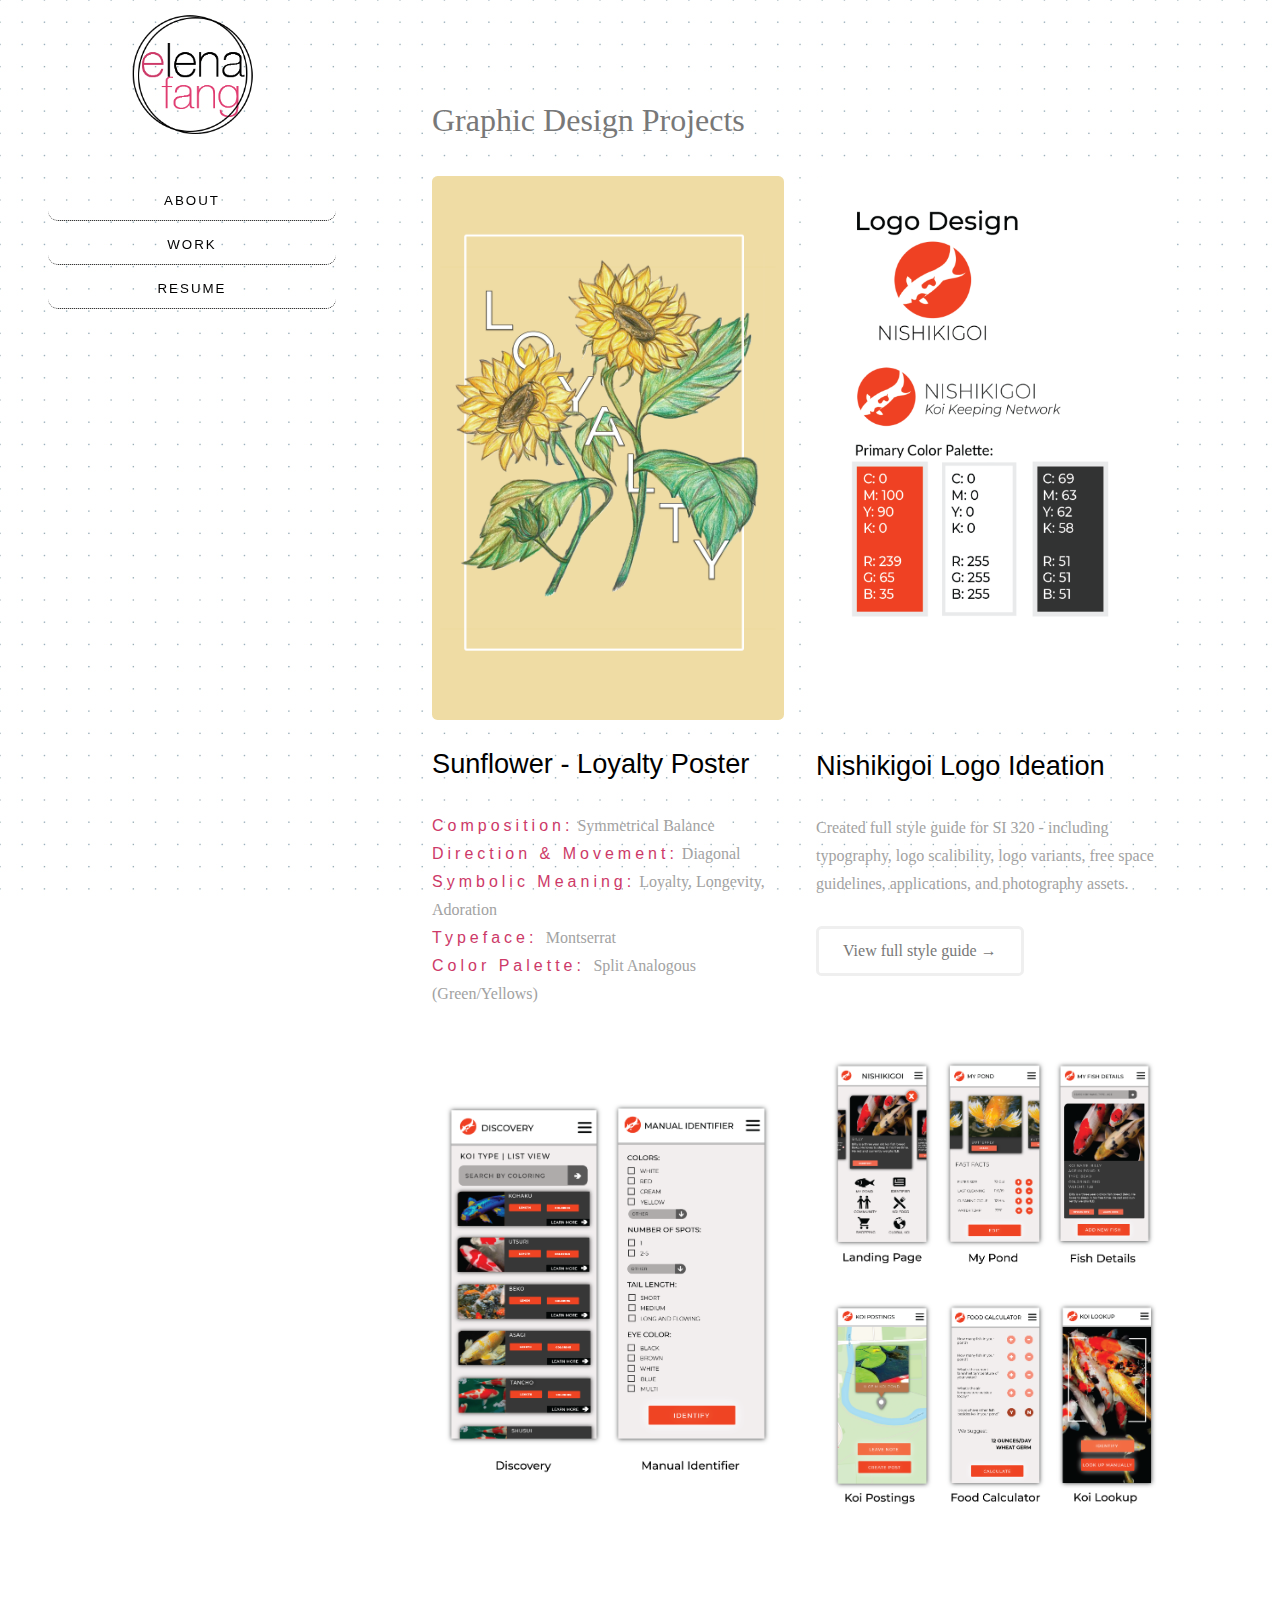
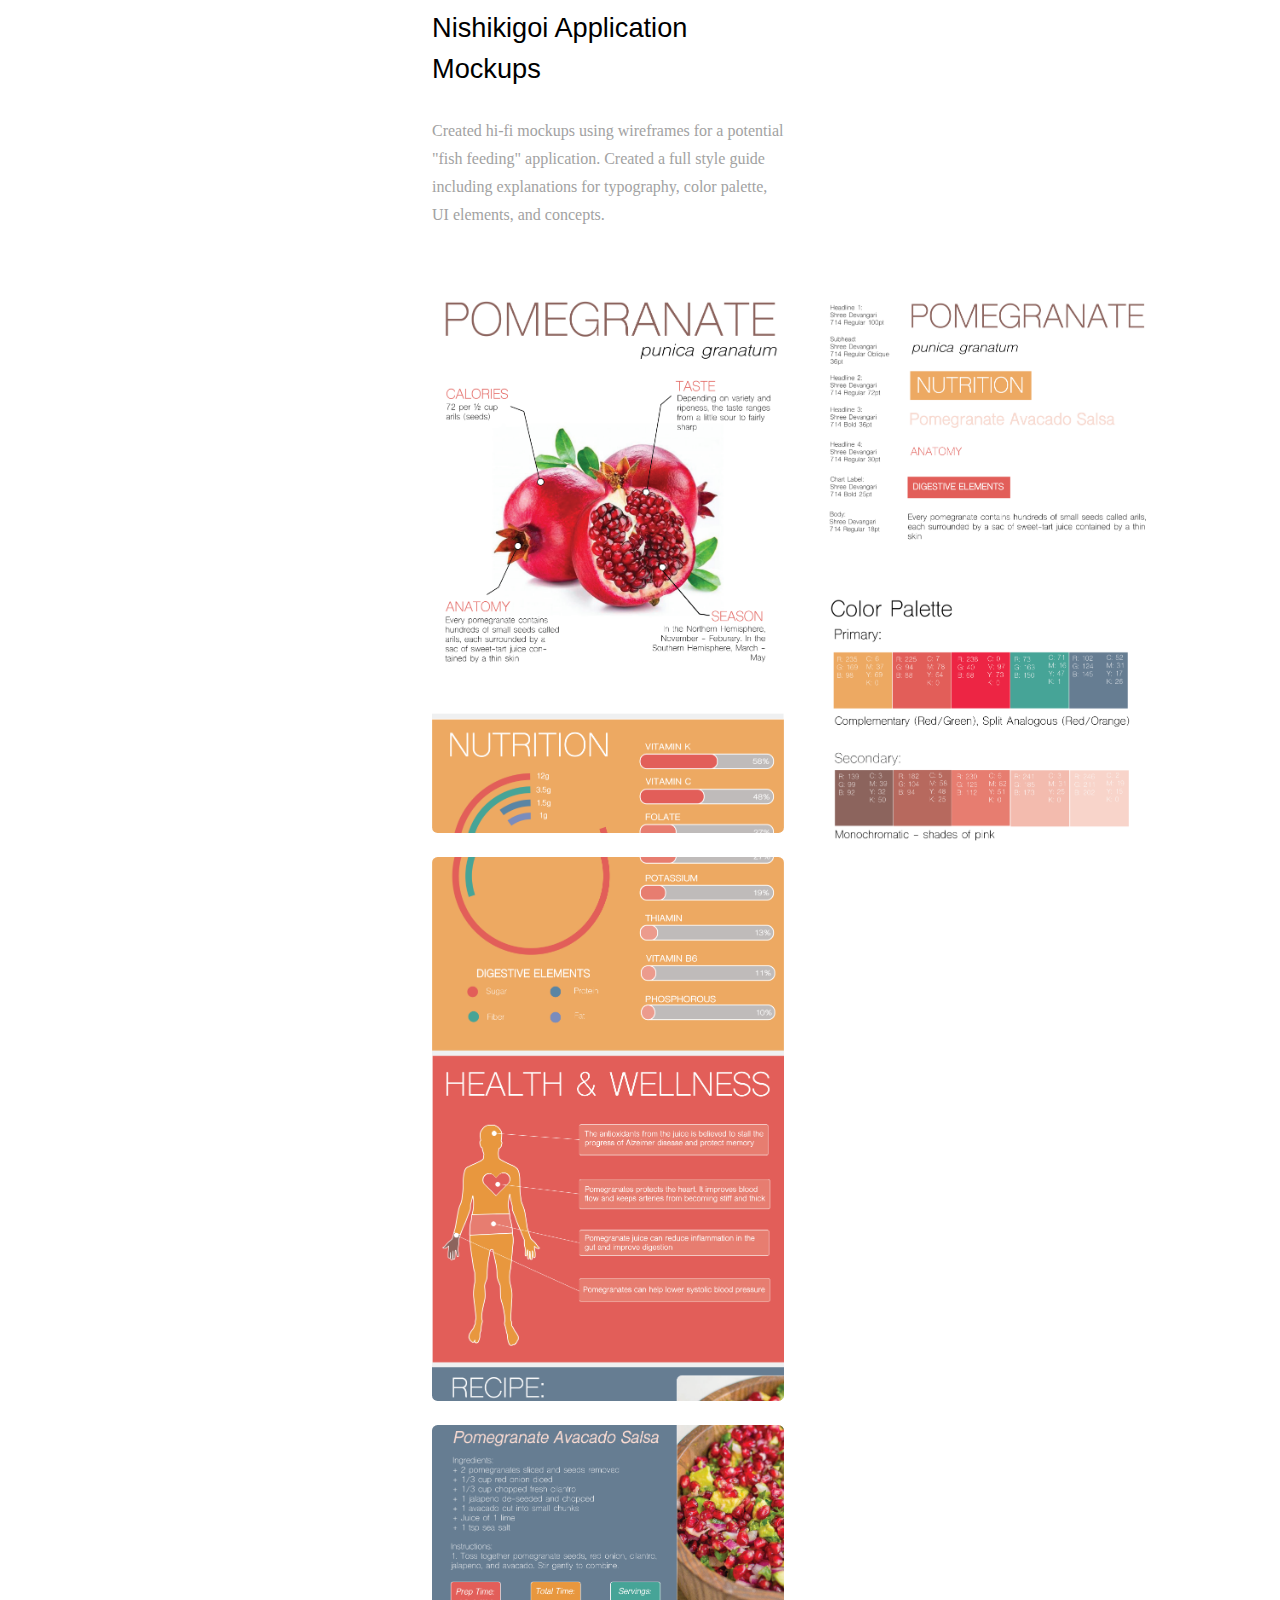
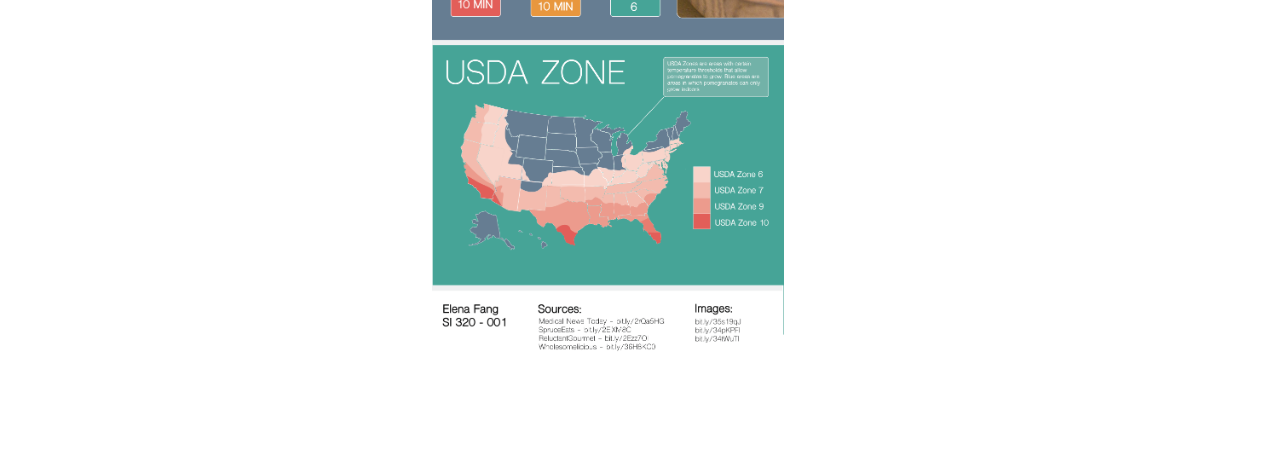
<file: graphicdesign.html>
<!DOCTYPE HTML>

<html>
	<head>
		<title>Elena's Portfolio</title>
		<meta charset="utf-8" />
		<meta name="viewport" content="width=device-width, initial-scale=1, user-scalable=no" />
		<link rel="stylesheet" href="assets/css/main.css" />
        <link rel="icon" type="image/png" href="images/elenalogo4.png">
	</head>
    
	<body class="is-preload">

		<!-- Header -->
			<header id="header">
				<div class="inner">
					<a href="index.html" class="image avatar"><img src="images/elenalogo4.png" alt="" /></a>
					<p></p>
                    
						<a class="nav" href="aboutme.html">about</a>
                    <a class="nav" href="index.html#projects">work</a>
                    
						<a class="nav" href="images/ElenaFangResume2.25.pdf">resume</a>
				</div>
			</header>

		<!-- Main -->
			<div id="main">

				<!-- One -->
					<section id="one">
						<header class="major">
                          
						<h1>Graphic Design Projects</h1>
                      <div class="row">
                            
							<article class="col-6 col-12-xsmall work-item">
    
                                        <img src="images/LOYALTYpt4.png"  class="image fit thumb" alt="" /></a>
                                             <h2>Sunflower - Loyalty Poster</h2>
                                
                            <b>Composition:</b> Symmetrical Balance <br>
                            <b>Direction & Movement:</b> Diagonal<br>
                            <b>Symbolic Meaning:</b> Loyalty, Longevity, Adoration <br>
                            <b>Typeface: </b> Montserrat <br>
                            <b>Color Palette: </b> Split Analogous (Green/Yellows)
                                
								
							</article>
                            
                            
                            	<article class="col-6 col-12-xsmall work-item">
    
                                        <img src="images/logodesign5.png"  class="image fit thumb" alt="" /></a>
                                             <h2>Nishikigoi Logo Ideation</h2>
                            Created full style guide for SI 320 - including typography, logo scalibility, logo variants, free space guidelines, applications, and photography assets. <br>
                                
                                           <br>
                                  <ul class="actions">
							<li><a href="logostyleguide.html" class="button">View full style guide →</a></li>
						</ul>
                                
								
							</article>
                        
                      <article class="col-6 col-12-xsmall work-item">
    
                                        <img src="images/NISHIKIGOI-10.png"  class="image fit thumb" alt="" /></a>
                                             <h2>Nishikigoi Application Mockups</h2>
                                
                          Created hi-fi mockups using wireframes for a potential "fish feeding" application. Created a full style guide including explanations for typography, color palette, UI elements, and concepts. 
                                <br> <br>
								             
                                
							</article>
                               <article class="col-6 col-12-xsmall work-item">
    
                                        <img src="images/NISHIKIGOI-11.png"  class="image fit thumb" alt="" /></a>
                                          
                                
								
							</article>
              
                
             
                
                    
                        <article class="col-6 col-12-xsmall work-item">
    
                                        <img src="images/pomegranatev5-01.png"  class="image fit thumb" alt="" />
                            <img src="images/pomegranatev5-02.png"  class="image fit thumb" alt="" />
                            <img src="images/pomegranatev5-03.png"  class="image fit thumb" alt="" />
                                           
                              
							</article>
              
                
                <article class="col-6 col-12-xsmall work-item">
    
                                        <img src="images/pomegranatev5-04.png"  class="image fit thumb" alt="" />
                    <img src="images/pomegranatev5-05.png"  class="image fit thumb" alt="" />
                                          
                                
								
							</article>
              
              
                        
                       
                    
						
                        
	
                           
							
					
						
					</section>

				
				
				
					</section>
				

			</div>

		<!-- Footer -->
			<footer id="footer">
				<div class="inner">
					<ul class="icons">
						<li><a href="#" class="icon brands fa-twitter"><span class="label">Twitter</span></a></li>
						<li><a href="#" class="icon brands fa-github"><span class="label">Github</span></a></li>
						
						<li><a href="#" class="icon solid fa-envelope"><span class="label">Email</span></a></li>
					</ul>
					<ul class="copyright">
						<li>&copy; Elena Fang 2019</li>
					</ul>
				</div>
			</footer>

		<!-- Scripts -->
			<script src="assets/js/jquery.min.js"></script>
			<script src="assets/js/jquery.poptrox.min.js"></script>
			<script src="assets/js/browser.min.js"></script>
			<script src="assets/js/breakpoints.min.js"></script>
			<script src="assets/js/util.js"></script>
			<script src="assets/js/main.js"></script>

	</body>
</html>
</file>
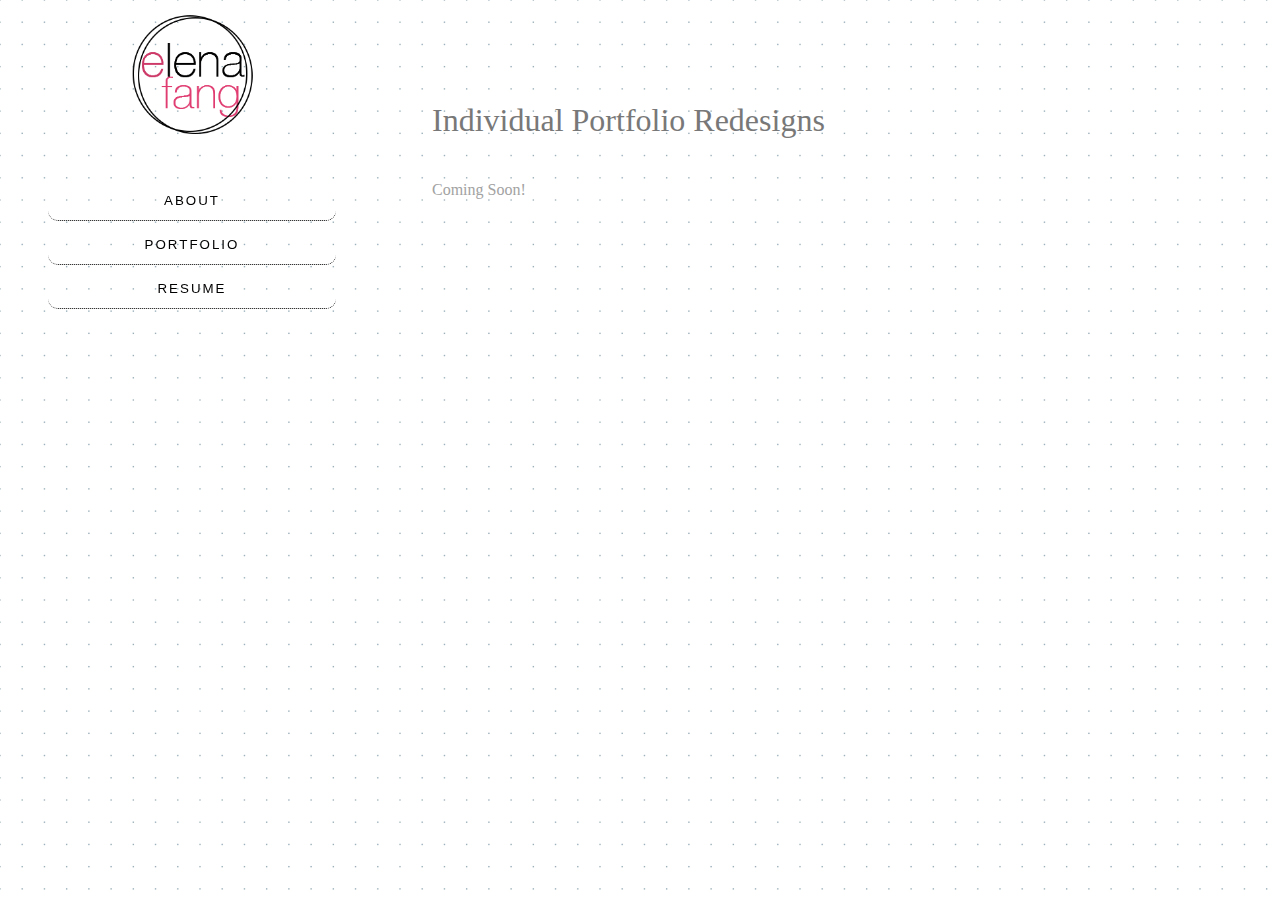
<file: individual.html>
<!DOCTYPE HTML>

<html>
	<head>
		<title>Elena's Portfolio</title>
		<meta charset="utf-8" />
		<meta name="viewport" content="width=device-width, initial-scale=1, user-scalable=no" />
		<link rel="stylesheet" href="assets/css/main.css" />
        <link rel="icon" type="image/png" href="images/elenalogo4.png">
	</head>
    
	<body class="is-preload">

		<!-- Header -->
			<header id="header">
				<div class="inner">
					<a href="index.html" class="image avatar"><img src="images/elenalogo4.png" alt="" /></a>
					<p></p>
                    
						<a class="nav" href="aboutme.html">about</a>
                    <a class="nav" href="index.html">portfolio</a>
                    
						<a class="nav" href="images/ElenaFangResume2.25.pdf">resume</a>
				</div>
			</header>

		<!-- Main -->
			<div id="main">

				<!-- One -->
					<section id="one">
						<header class="major">
                            <h1>Individual Portfolio Redesigns</h1>

                      Coming Soon!
                                
                                
                               </p>
						
					</section>

				
				
					</section>
				

			</div>

		<!-- Footer -->
			<footer id="footer">
				<div class="inner">
					<ul class="icons">
						<li><a href="#" class="icon brands fa-twitter"><span class="label">Twitter</span></a></li>
						<li><a href="#" class="icon brands fa-github"><span class="label">Github</span></a></li>
						
						<li><a href="#" class="icon solid fa-envelope"><span class="label">Email</span></a></li>
					</ul>
					<ul class="copyright">
						<li>&copy; Elena Fang 2019</li>
					</ul>
				</div>
			</footer>

		<!-- Scripts -->
			<script src="assets/js/jquery.min.js"></script>
			<script src="assets/js/jquery.poptrox.min.js"></script>
			<script src="assets/js/browser.min.js"></script>
			<script src="assets/js/breakpoints.min.js"></script>
			<script src="assets/js/util.js"></script>
			<script src="assets/js/main.js"></script>

	</body>
</html>
</file>
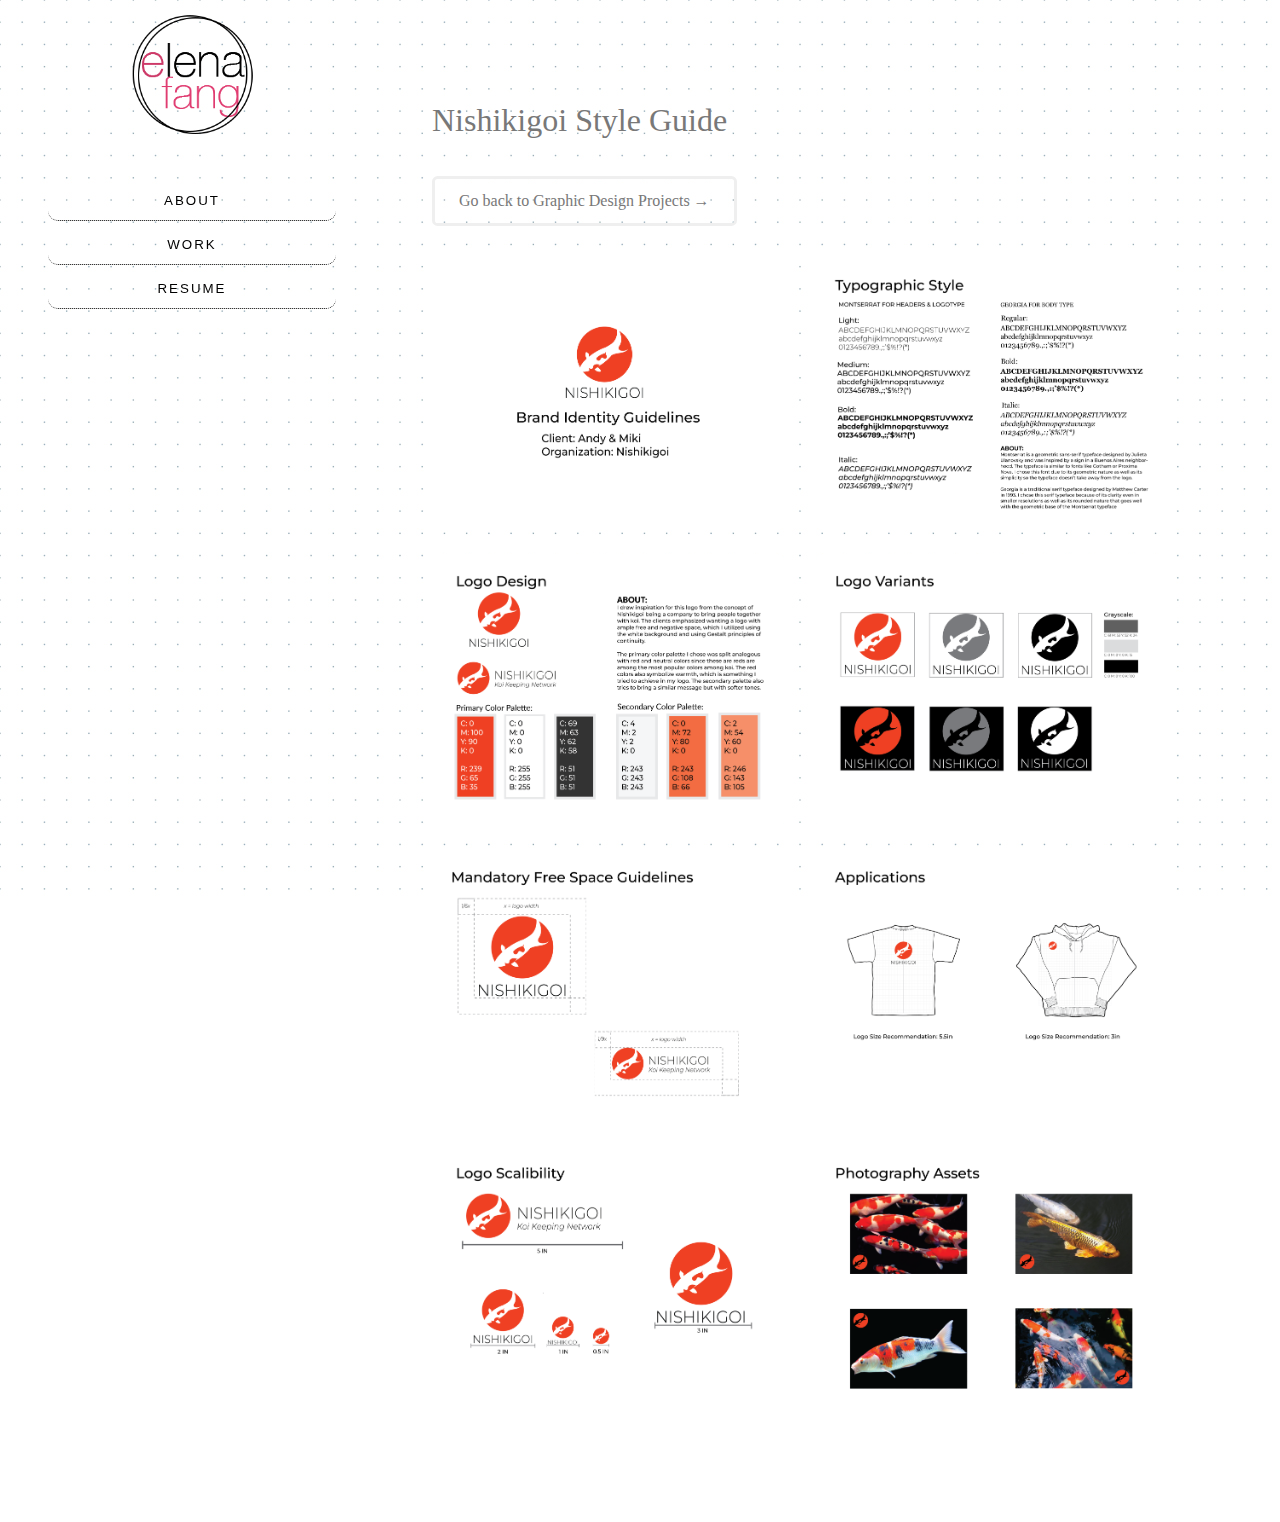
<file: logostyleguide.html>
<!DOCTYPE HTML>

<html>
	<head>
		<title>Elena's Portfolio</title>
		<meta charset="utf-8" />
		<meta name="viewport" content="width=device-width, initial-scale=1, user-scalable=no" />
		<link rel="stylesheet" href="assets/css/main.css" />
        <link rel="icon" type="image/png" href="images/elenalogo4.png">
	</head>
    
	<body class="is-preload">

		<!-- Header -->
			<header id="header">
				<div class="inner">
					<a href="index.html" class="image avatar"><img src="images/elenalogo4.png" alt="" /></a>
					<p></p>
                    
						<a class="nav" href="aboutme.html">about</a>
                    <a class="nav" href="index.html#projects">work</a>
                    
						<a class="nav" href="images/ElenaFangResume2.25.pdf">resume</a>
				</div>
			</header>

		<!-- Main -->
			<div id="main">

				<!-- One -->
					<section id="one">
						<header class="major">
                          
						<h1>Nishikigoi Style Guide</h1>
                             <ul class="actions">
							<li><a href="graphicdesign.html" class="button">Go back to Graphic Design Projects →</a></li>
                          </ul>
                      <div class="row">
							<article class="col-6 col-12-xsmall work-item">
    
                                        <img src="images/logostyleguide-01.png"  class="image fit thumb" alt="" />
                                <img src="images/logostyleguide-02.png"  class="image fit thumb" alt="" />
                                <img src="images/logostyleguide-03.png"  class="image fit thumb" alt="" />
                                <img src="images/logostyleguide-04.png"  class="image fit thumb" alt="" />
                                        
							</article>
                            
                            	<article class="col-6 col-12-xsmall work-item">
    
                                        <img src="images/logostyleguide-05.png"  class="image fit thumb" alt="" />
                                        <img src="images/logostyleguide-06.png"  class="image fit thumb" alt="" />
                                    <img src="images/logostyleguide-07.png"  class="image fit thumb" alt="" />
                                    <img src="images/logostyleguide-08.png"  class="image fit thumb" alt="" />
                                        
								
							</article>
                      
              
                        
                       
                    
						 
	
                           
							
					
						
					</section>

				
				
				
					</section>
				

			</div>

		<!-- Footer -->
			<footer id="footer">
				
			</footer>

		<!-- Scripts -->
			<script src="assets/js/jquery.min.js"></script>
			<script src="assets/js/jquery.poptrox.min.js"></script>
			<script src="assets/js/browser.min.js"></script>
			<script src="assets/js/breakpoints.min.js"></script>
			<script src="assets/js/util.js"></script>
			<script src="assets/js/main.js"></script>

	</body>
</html>
</file>
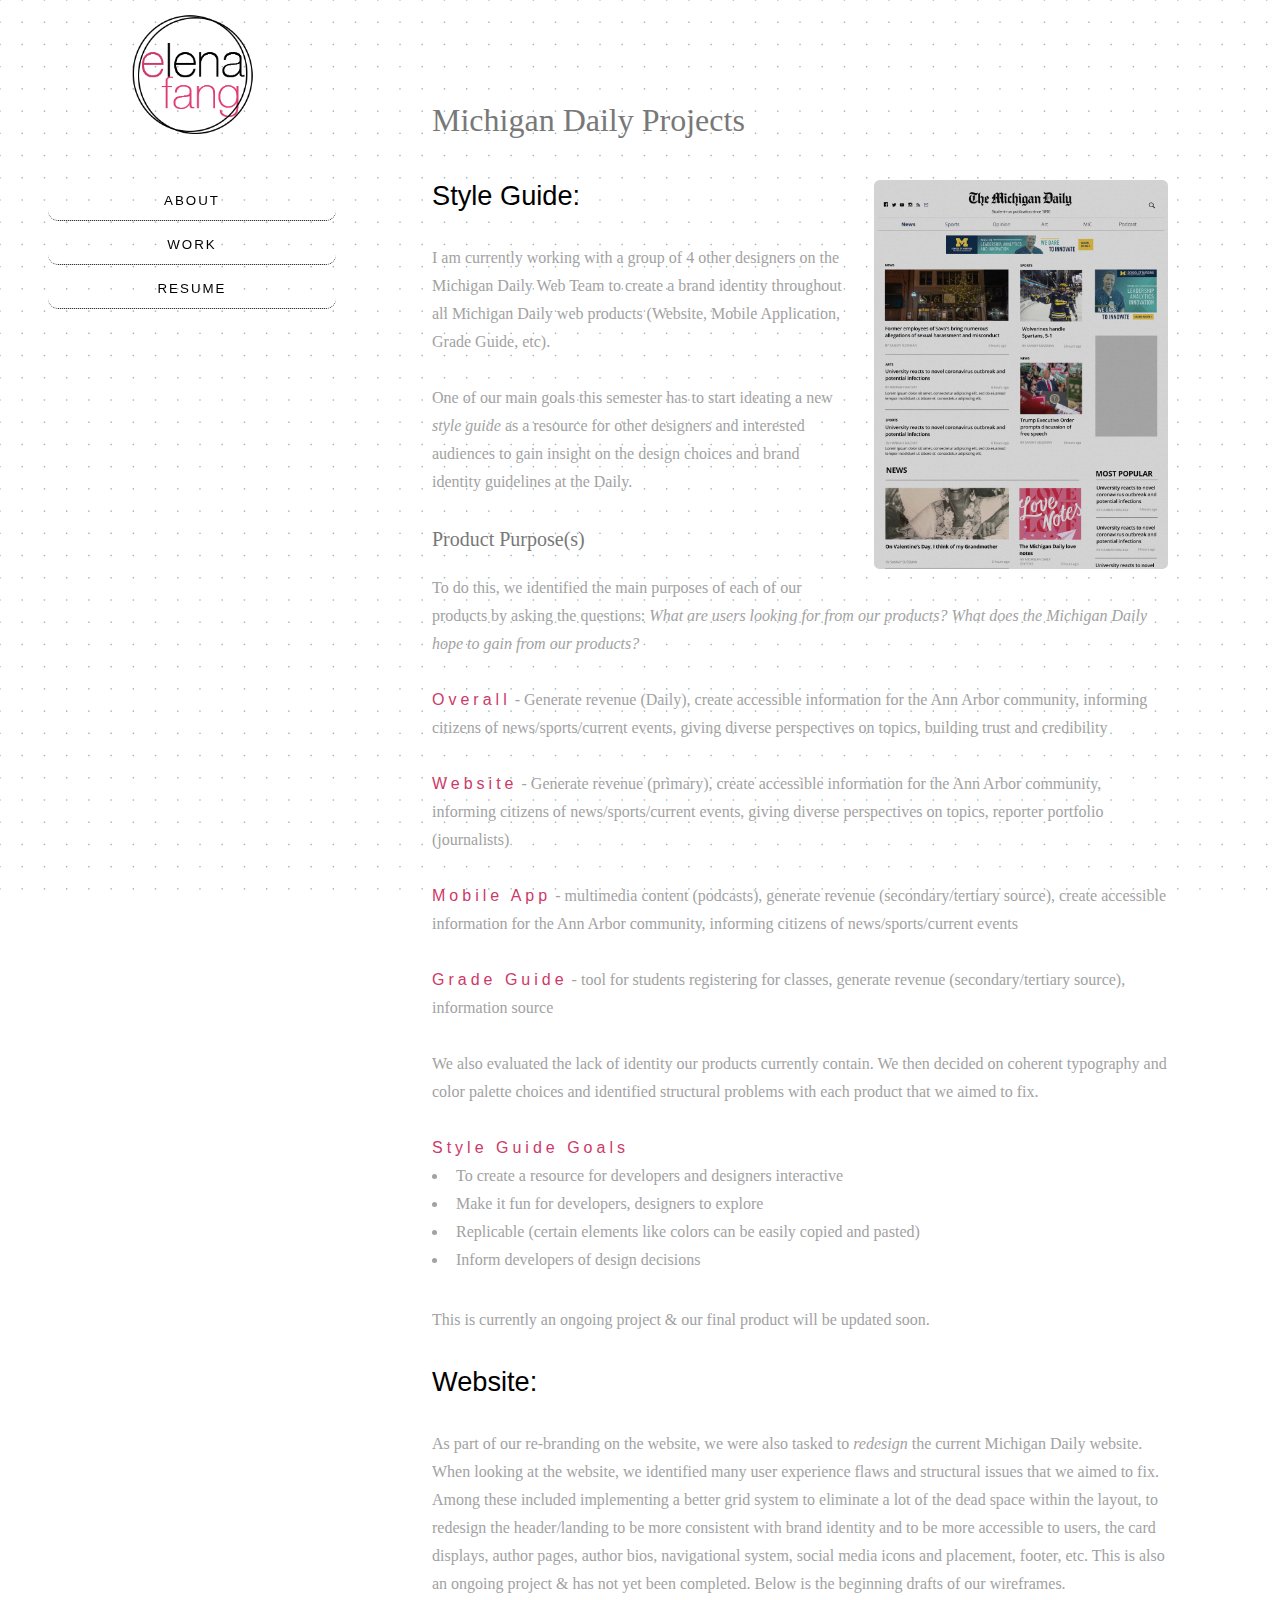
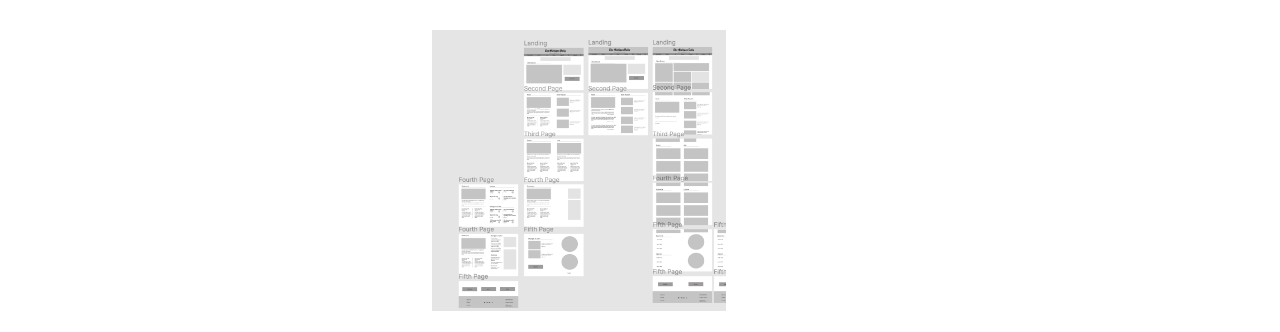
<file: michigandaily.html>
<!DOCTYPE HTML>

<html>
	<head>
		<title>Elena's Portfolio</title>
		<meta charset="utf-8" />
		<meta name="viewport" content="width=device-width, initial-scale=1, user-scalable=no" />
		<link rel="stylesheet" href="assets/css/main.css" />
        <link rel="icon" type="image/png" href="images/elenalogo4.png">
	</head>
    
	<body class="is-preload">

		<!-- Header -->
			<header id="header">
				<div class="inner">
					<a href="index.html" class="image avatar"><img src="images/elenalogo4.png" alt="" /></a>
					<p></p>
                    
						<a class="nav" href="aboutme.html">about</a>
                    <a class="nav" href="index.html#projects">work</a>
                    
						<a class="nav" href="images/ElenaFangResume2.25.pdf">resume</a>
				</div>
			</header>

		<!-- Main -->
			<div id="main">

				<!-- One -->
					<section id="one">
						<header class="major">
                            <h1>Michigan Daily Projects</h1>

                            <p><span class="image right"><img src="images/tmdnewlanding.png" alt="" /></span> 
                                <h2>Style Guide:</h2>
                                I am currently working with a group of 4 other designers on the Michigan Daily Web Team to create a brand identity throughout all Michigan Daily web products (Website, Mobile Application, Grade Guide, etc). <br> <br>
                            One of our main goals this semester has to start ideating a new <i>style guide</i> as a resource for other designers and interested audiences to gain insight on the design choices and brand identity guidelines at the Daily. <br> <br>
                            
                            <h3>Product Purpose(s)</h3>
                              To do this, we identified the main purposes of each of our products by asking the questions: <i>What are users looking for from our products? What does the Michigan Daily hope to gain from our products?</i> <br> <br>
                            

                            <b>Overall</b> - Generate revenue (Daily), create accessible information for the Ann Arbor community, informing citizens of news/sports/current events, giving diverse perspectives on topics,  building trust and credibility
<br> <br>
                            <b>Website</b> - Generate revenue (primary), create accessible information for the Ann Arbor community, informing citizens of news/sports/current events, giving diverse perspectives on topics, reporter portfolio (journalists)<br> <br>

                            <b>Mobile App</b> - multimedia content (podcasts), generate revenue (secondary/tertiary source), create accessible information for the Ann Arbor community, informing citizens of news/sports/current events
<br> <br>
                            <b>Grade Guide</b> - tool for students registering for classes, generate revenue (secondary/tertiary source), information source 

<br> <br>
                            We also evaluated the lack of identity our products currently contain. We then decided on coherent typography and color palette choices and identified structural problems with each product that we aimed to fix. 
                            <br> <br>
                            <b>Style Guide Goals</b><br>
<ul><li>To create a resource for developers and designers
interactive </li>
<li>Make it fun for developers, designers to explore</li>
<li>Replicable (certain elements like colors can be easily copied and pasted)</li>

<li>Inform developers of design decisions</li>
</ul>This is currently an ongoing project & our final product will be updated soon. <br> <br>
                              
                              
                               <h2>Website:</h2>
                            As part of our re-branding on the website, we were also tasked to <i>redesign</i> the current Michigan Daily website. When looking at the website, we identified many user experience flaws and structural issues that we aimed to fix. Among these included implementing a better grid system to eliminate a lot of the dead space within the layout, to redesign the header/landing to be more consistent with brand identity and to be more accessible to users, the card displays, author pages, author bios, navigational system, social media icons and placement, footer, etc. This is also an ongoing project & has not yet been completed. Below is the beginning drafts of our wireframes.<br> <br>
                            
                             <p><span class="image2 left"><img src="images/tmdwireframes.png" alt="" /></span>  
                                
                                
						
					</section>

				
				
					</section>
				

			</div>

		<!-- Footer -->
			<footer>
				
			</footer>

		<!-- Scripts -->
			<script src="assets/js/jquery.min.js"></script>
			<script src="assets/js/jquery.poptrox.min.js"></script>
			<script src="assets/js/browser.min.js"></script>
			<script src="assets/js/breakpoints.min.js"></script>
			<script src="assets/js/util.js"></script>
			<script src="assets/js/main.js"></script>

	</body>
</html>
</file>
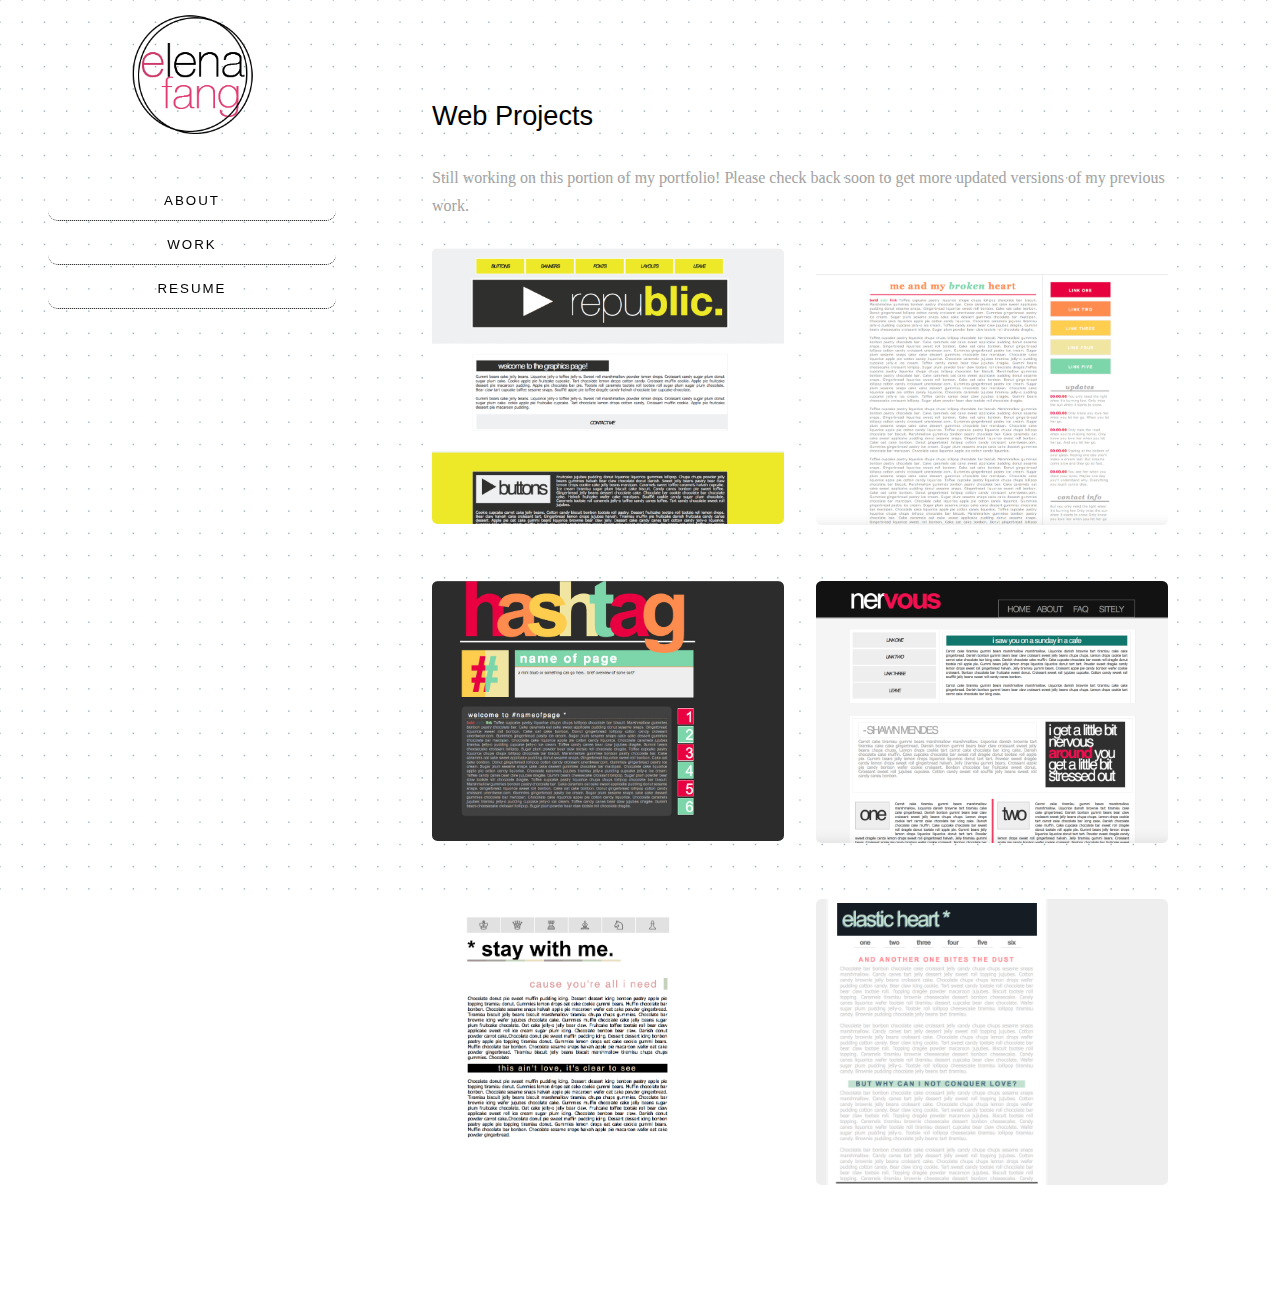
<file: webprojects.html>
<!DOCTYPE HTML>

<html>
	<head>
		<title>Elena's Portfolio</title>
		<meta charset="utf-8" />
		<meta name="viewport" content="width=device-width, initial-scale=1, user-scalable=no" />
		<link rel="stylesheet" href="assets/css/main.css" />
        <link rel="icon" type="image/png" href="images/elenalogo4.png">
	</head>
    
	<body class="is-preload">

		<!-- Header -->
			<header id="header">
				<div class="inner">
					<a href="index.html" class="image avatar"><img src="images/elenalogo4.png" alt="" /></a>
					<p></p>
                    
						<a class="nav" href="aboutme.html">about</a>
                    <a class="nav" href="index.html#projects">work</a>
                    
						<a class="nav" href="images/elenafangresumeseptember2019.pdf">resume</a>
				</div>
			</header>

		<!-- Main -->
			<div id="main">

				<!-- One -->
					<section id="one">
						<header class="major">
                          
						<h2>Web Projects</h2>
                        Still working on this portion of my portfolio! Please check back soon to get more updated versions of my previous work.<br><br>
					<div class="row">
							<article class="col-6 col-12-xsmall work-item">
    
                                        <img src="images/screens-01.png"  class="image fit thumb" alt="" /></a>
                                             
								
							</article>
                            
                            	<article class="col-6 col-12-xsmall work-item">
    
                                        <img src="images/brokenheart.png"  class="image fit thumb" alt="" /></a>
                                             
								
							</article>
                        	<article class="col-6 col-12-xsmall work-item">
    
                                        <img src="images/hashtag.jpg"  class="image fit thumb" alt="" /></a>
                                             
								
							</article>
                	<article class="col-6 col-12-xsmall work-item">
    
                                        <img src="images/ex1.png"  class="image fit thumb" alt="" /></a>
                                             
								
							</article>
        	<article class="col-6 col-12-xsmall work-item">
    
                                        <img src="images/staywmeimg.png"  class="image fit thumb" style="padding-bottom: 20px;" alt="" /></a>
                                             
								
							</article>
    	<article class="col-6 col-12-xsmall work-item">
    
                                        <img src="images/elastic.png"  class="image fit thumb" alt="" /></a>
                                             
								
							</article>
	
                           
							
					
						
					</section>

				
				
				
					</section>
				

			</div>

		<!-- Footer -->
			<footer id="footer">
				<div class="inner">
					<ul class="icons">
						<li><a href="#" class="icon brands fa-twitter"><span class="label">Twitter</span></a></li>
						<li><a href="#" class="icon brands fa-github"><span class="label">Github</span></a></li>
						
						<li><a href="#" class="icon solid fa-envelope"><span class="label">Email</span></a></li>
					</ul>
					<ul class="copyright">
						<li>&copy; Elena Fang 2019</li>
					</ul>
				</div>
			</footer>

		<!-- Scripts -->
			<script src="assets/js/jquery.min.js"></script>
			<script src="assets/js/jquery.poptrox.min.js"></script>
			<script src="assets/js/browser.min.js"></script>
			<script src="assets/js/breakpoints.min.js"></script>
			<script src="assets/js/util.js"></script>
			<script src="assets/js/main.js"></script>

	</body>
</html>
</file>
<file: assets/css/main.css>
@import url("fontawesome-all.min.css");
@import url("https://fonts.googleapis.com/css?family=Source+Sans+Pro:400,400italic");

/*
	Strata by HTML5 UP
	html5up.net | @ajlkn
	Free for personal and commercial use under the CCA 3.0 license (html5up.net/license)
*/

html, body, div, span, applet, object,
iframe, h1, h2, h3, h4, h5, h6, p, blockquote,
pre, a, abbr, acronym, address, big, cite,
code, del, dfn, em, img, ins, kbd, q, s, samp,
small, strike, strong, sub, sup, tt, var, b,
u, i, center, dl, dt, dd, ol, ul, li, fieldset,
form, label, legend, table, caption, tbody,
tfoot, thead, tr, th, td, article, aside,
canvas, details, embed, figure, figcaption,
footer, header, hgroup, menu, nav, output, ruby,
section, summary, time, mark, audio, video {
	margin: 0;
	padding: 0;
	border: 0;
	font-size: 100%;
	font: inherit;
	vertical-align: baseline;
    }

html {
    scroll-behavior: smooth;
}
article, aside, details, figcaption, figure,
footer, header, hgroup, menu, nav, section {
	display: block;
}

body {
	line-height: 1;
    
    
    
}

ol, ul {
	list-style: none;
}
a.nav:link, a.nav:active, a.nav:visited {
	display: block;
	font-size: 10pt;
	font-family: helvetica;
	text-transform: uppercase;
	letter-spacing: 2px;
	
	height: 34px;
	width: 100%;
	float: left;
	text-align: center;
	color: #000000;
	background-color: transparent;
	text-decoration: none;
	margin-bottom: 10px;
    
	
    border-radius: 10px;
}
a.nav:hover {
	
	color: #ffffff;
}
b {
	
	color: #cd3968;
    
    
    letter-spacing: 4px;
    font-family: "HelveticaNeue-Light", "Helvetica Neue Light", "Helvetica Neue", Helvetica, Arial, "Lucida Grande", sans-serif; 
    
}

strong {
    color: #f6dc4b;
}

blockquote, q {
	quotes: none;
}

	blockquote:before, blockquote:after, q:before, q:after {
		content: '';
		content: none;
	}

table {
	border-collapse: collapse;
	border-spacing: 0;
}

body {
	-webkit-text-size-adjust: none;
}

mark {
	background-color: transparent;
	color: inherit;
}

input::-moz-focus-inner {
	border: 0;
	padding: 0;
}

input, select, textarea {
	-moz-appearance: none;
	-webkit-appearance: none;
	-ms-appearance: none;
	appearance: none;
}

/* Basic */

	html {
		box-sizing: border-box;
	}

	*, *:before, *:after {
		box-sizing: inherit;
	}

	body {
		background-image: url("../../images/dot-grid.png");
        background-attachment: fixed;
        
	}

		body.is-preload *, body.is-preload *:before, body.is-preload *:after {
			-moz-animation: none !important;
			-webkit-animation: none !important;
			-ms-animation: none !important;
			animation: none !important;
			-moz-transition: none !important;
			-webkit-transition: none !important;
			-ms-transition: none !important;
			transition: none !important;
		}

	body, input, select, textarea {
		color: #a2a2a2;
		font-family: "Source Sans Pro", Helvetica, sans-serif;
		font-size: 16pt;
		font-weight: 400;
		line-height: 1.75em;
	}

	a {
		-moz-transition: color 0.2s ease-in-out, border-color 0.2s ease-in-out;
		-webkit-transition: color 0.2s ease-in-out, border-color 0.2s ease-in-out;
		-ms-transition: color 0.2s ease-in-out, border-color 0.2s ease-in-out;
		transition: color 0.2s ease-in-out, border-color 0.2s ease-in-out;
		border-bottom: dotted 1px;
		color: #49bf9d;
		text-decoration: none;
	}

		a:hover {
			border-bottom-color: transparent;
			color: #49bf9d !important;
			text-decoration: none;
		}

	strong {
		color: #eabc06;
		font-weight: 400;
	}

	em, i {
		font-style: italic;
	}

	p {
		margin: 0 0 2em 0;
	}

	h1, h2, h3, h4, h5, h6 {
		color: #787878;
		font-weight: 400;
		line-height: 1em;
		margin: 0 0 1em 0;
	}

		h1 a, h2 a, h3 a, h4 a, h5 a, h6 a {
			color: inherit;
			text-decoration: none;
		}

	h1 {
		font-size: 2em;
		line-height: 1.5em;
	}

	h2 {
		font-size: 1.8em;
		line-height: 1.5em;
	}

	h3 {
		font-size: 1.25em;
		line-height: 1.5em;
	}

	h4 {
		font-size: 1.1em;
		line-height: 1.5em;
	}

	h5 {
		font-size: 0.9em;
		line-height: 1.5em;
	}

	h6 {
		font-size: 0.7em;
		line-height: 1.5em;
	}

	sub {
		font-size: 0.8em;
		position: relative;
		top: 0.5em;
	}

	sup {
		font-size: 0.8em;
		position: relative;
		top: -0.5em;
	}

	hr {
		border: 0;
		border-bottom: solid 2px #efefef;
		margin: 2em 0;
	}

		hr.major {
			margin: 3em 0;
		}

	blockquote {
		border-left: solid 6px #efefef;
		font-style: italic;
		margin: 0 0 2em 0;
		padding: 0.5em 0 0.5em 1.5em;
	}

	code {
		background: #f7f7f7;
		border-radius: 0.35em;
		border: solid 2px #efefef;
		font-family: "Courier New", monospace;
		font-size: 0.9em;
		margin: 0 0.25em;
		padding: 0.25em 0.65em;
	}

	pre {
		-webkit-overflow-scrolling: touch;
		font-family: "Courier New", monospace;
		font-size: 0.9em;
		margin: 0 0 2em 0;
	}

		pre code {
			display: block;
			line-height: 1.75em;
			padding: 1em 1.5em;
			overflow-x: auto;
		}

	.align-left {
		text-align: left;
	}

	.align-center {
		text-align: center;
	}

	.align-right {
		text-align: right;
	}

/* Container */

	.container {
		margin: 0 auto;
		max-width: calc(100% - 4em);
		width: 100%;
	}

		.container.xsmall {
			width: 25%;
		}

		.container.small {
			width: 50%;
		}

		.container.medium {
			width: 75%;
		}

		.container.large {
			width: 125%;
		}

		.container.xlarge {
			width: 150%;
		}

		.container.max {
			width: 100%;
		}

		@media screen and (max-width: 980px) {

			.container {
				width: 100% !important;
				max-width: 100% !important;
			}

		}

		@media screen and (max-width: 480px) {

			.container {
				max-width: calc(100% - 3em);
			}

		}

/* Row */

	.row {
		display: flex;
		flex-wrap: wrap;
		box-sizing: border-box;
		align-items: stretch;
	}

		.row > * {
			box-sizing: border-box;
		}

		.row.gtr-uniform > * > :last-child {
			margin-bottom: 0;
		}

		.row.aln-left {
			justify-content: flex-start;
		}

		.row.aln-center {
			justify-content: center;
		}

		.row.aln-right {
			justify-content: flex-end;
		}

		.row.aln-top {
			align-items: flex-start;
		}

		.row.aln-middle {
			align-items: center;
		}

		.row.aln-bottom {
			align-items: flex-end;
		}

		.row > .imp {
			order: -1;
		}

		.row > .col-1 {
			width: 8.33333%;
		}

		.row > .off-1 {
			margin-left: 8.33333%;
		}

		.row > .col-2 {
			width: 16.66667%;
		}

		.row > .off-2 {
			margin-left: 16.66667%;
		}

		.row > .col-3 {
			width: 25%;
		}

		.row > .off-3 {
			margin-left: 25%;
		}

		.row > .col-4 {
			width: 33.33333%;
		}

		.row > .off-4 {
			margin-left: 33.33333%;
		}

		.row > .col-5 {
			width: 41.66667%;
		}

		.row > .off-5 {
			margin-left: 41.66667%;
		}

		.row > .col-6 {
			width: 50%;
		}

		.row > .off-6 {
			margin-left: 50%;
		}

		.row > .col-7 {
			width: 58.33333%;
		}

		.row > .off-7 {
			margin-left: 58.33333%;
		}

		.row > .col-8 {
			width: 66.66667%;
		}

		.row > .off-8 {
			margin-left: 66.66667%;
		}

		.row > .col-9 {
			width: 75%;
		}

		.row > .off-9 {
			margin-left: 75%;
		}

		.row > .col-10 {
			width: 83.33333%;
		}

		.row > .off-10 {
			margin-left: 83.33333%;
		}

		.row > .col-11 {
			width: 91.66667%;
		}

		.row > .off-11 {
			margin-left: 91.66667%;
		}

		.row > .col-12 {
			width: 100%;
		}

		.row > .off-12 {
			margin-left: 100%;
		}

		.row.gtr-0 {
			margin-top: 0;
			margin-left: 0em;
		}

			.row.gtr-0 > * {
				padding: 0 0 0 0em;
			}

			.row.gtr-0.gtr-uniform {
				margin-top: 0em;
			}

				.row.gtr-0.gtr-uniform > * {
					padding-top: 0em;
				}

		.row.gtr-25 {
			margin-top: 0;
			margin-left: -0.625em;
		}

			.row.gtr-25 > * {
				padding: 0 0 0 0.625em;
			}

			.row.gtr-25.gtr-uniform {
				margin-top: -0.625em;
			}

				.row.gtr-25.gtr-uniform > * {
					padding-top: 0.625em;
				}

		.row.gtr-50 {
			margin-top: 0;
			margin-left: -1.25em;
		}

			.row.gtr-50 > * {
				padding: 0 0 0 1.25em;
			}

			.row.gtr-50.gtr-uniform {
				margin-top: -1.25em;
			}

				.row.gtr-50.gtr-uniform > * {
					padding-top: 1.25em;
				}

		.row {
			margin-top: 0;
			margin-left: -2.5em;
		}

			.row > * {
				padding: 0 0 0 2.5em;
			}

			.row.gtr-uniform {
				margin-top: -2.5em;
			}

				.row.gtr-uniform > * {
					padding-top: 2.5em;
				}

		.row.gtr-150 {
			margin-top: 0;
			margin-left: -3.75em;
		}

			.row.gtr-150 > * {
				padding: 0 0 0 3.75em;
			}

			.row.gtr-150.gtr-uniform {
				margin-top: -3.75em;
			}

				.row.gtr-150.gtr-uniform > * {
					padding-top: 3.75em;
				}

		.row.gtr-200 {
			margin-top: 0;
			margin-left: -5em;
		}

			.row.gtr-200 > * {
				padding: 0 0 0 5em;
			}

			.row.gtr-200.gtr-uniform {
				margin-top: -5em;
			}

				.row.gtr-200.gtr-uniform > * {
					padding-top: 5em;
				}

		@media screen and (max-width: 1800px) {

			.row {
				display: flex;
				flex-wrap: wrap;
				box-sizing: border-box;
				align-items: stretch;
			}

				.row > * {
					box-sizing: border-box;
				}

				.row.gtr-uniform > * > :last-child {
					margin-bottom: 0;
				}

				.row.aln-left {
					justify-content: flex-start;
				}

				.row.aln-center {
					justify-content: center;
				}

				.row.aln-right {
					justify-content: flex-end;
				}

				.row.aln-top {
					align-items: flex-start;
				}

				.row.aln-middle {
					align-items: center;
				}

				.row.aln-bottom {
					align-items: flex-end;
				}

				.row > .imp-xlarge {
					order: -1;
				}

				.row > .col-1-xlarge {
					width: 8.33333%;
				}

				.row > .off-1-xlarge {
					margin-left: 8.33333%;
				}

				.row > .col-2-xlarge {
					width: 16.66667%;
				}

				.row > .off-2-xlarge {
					margin-left: 16.66667%;
				}

				.row > .col-3-xlarge {
					width: 25%;
				}

				.row > .off-3-xlarge {
					margin-left: 25%;
				}

				.row > .col-4-xlarge {
					width: 33.33333%;
				}

				.row > .off-4-xlarge {
					margin-left: 33.33333%;
				}

				.row > .col-5-xlarge {
					width: 41.66667%;
				}

				.row > .off-5-xlarge {
					margin-left: 41.66667%;
				}

				.row > .col-6-xlarge {
					width: 50%;
				}

				.row > .off-6-xlarge {
					margin-left: 50%;
				}

				.row > .col-7-xlarge {
					width: 58.33333%;
				}

				.row > .off-7-xlarge {
					margin-left: 58.33333%;
				}

				.row > .col-8-xlarge {
					width: 66.66667%;
				}

				.row > .off-8-xlarge {
					margin-left: 66.66667%;
				}

				.row > .col-9-xlarge {
					width: 75%;
				}

				.row > .off-9-xlarge {
					margin-left: 75%;
				}

				.row > .col-10-xlarge {
					width: 83.33333%;
				}

				.row > .off-10-xlarge {
					margin-left: 83.33333%;
				}

				.row > .col-11-xlarge {
					width: 91.66667%;
				}

				.row > .off-11-xlarge {
					margin-left: 91.66667%;
				}

				.row > .col-12-xlarge {
					width: 100%;
				}

				.row > .off-12-xlarge {
					margin-left: 100%;
				}

				.row.gtr-0 {
					margin-top: 0;
					margin-left: 0em;
				}

					.row.gtr-0 > * {
						padding: 0 0 0 0em;
					}

					.row.gtr-0.gtr-uniform {
						margin-top: 0em;
					}

						.row.gtr-0.gtr-uniform > * {
							padding-top: 0em;
						}

				.row.gtr-25 {
					margin-top: 0;
					margin-left: -0.625em;
				}

					.row.gtr-25 > * {
						padding: 0 0 0 0.625em;
					}

					.row.gtr-25.gtr-uniform {
						margin-top: -0.625em;
					}

						.row.gtr-25.gtr-uniform > * {
							padding-top: 0.625em;
						}

				.row.gtr-50 {
					margin-top: 0;
					margin-left: -1.25em;
				}

					.row.gtr-50 > * {
						padding: 0 0 0 1.25em;
					}

					.row.gtr-50.gtr-uniform {
						margin-top: -1.25em;
					}

						.row.gtr-50.gtr-uniform > * {
							padding-top: 1.25em;
						}

				.row {
					margin-top: 0;
					margin-left: -2.5em;
				}

					.row > * {
						padding: 0 0 0 2.5em;
					}

					.row.gtr-uniform {
						margin-top: -2.5em;
					}

						.row.gtr-uniform > * {
							padding-top: 2.5em;
						}

				.row.gtr-150 {
					margin-top: 0;
					margin-left: -3.75em;
				}

					.row.gtr-150 > * {
						padding: 0 0 0 3.75em;
					}

					.row.gtr-150.gtr-uniform {
						margin-top: -3.75em;
					}

						.row.gtr-150.gtr-uniform > * {
							padding-top: 3.75em;
						}

				.row.gtr-200 {
					margin-top: 0;
					margin-left: -5em;
				}

					.row.gtr-200 > * {
						padding: 0 0 0 5em;
					}

					.row.gtr-200.gtr-uniform {
						margin-top: -5em;
					}

						.row.gtr-200.gtr-uniform > * {
							padding-top: 5em;
						}

		}

		@media screen and (max-width: 1280px) {

			.row {
				display: flex;
				flex-wrap: wrap;
				box-sizing: border-box;
				align-items: stretch;
			}

				.row > * {
					box-sizing: border-box;
				}

				.row.gtr-uniform > * > :last-child {
					margin-bottom: 0;
				}

				.row.aln-left {
					justify-content: flex-start;
				}

				.row.aln-center {
					justify-content: center;
				}

				.row.aln-right {
					justify-content: flex-end;
				}

				.row.aln-top {
					align-items: flex-start;
				}

				.row.aln-middle {
					align-items: center;
				}

				.row.aln-bottom {
					align-items: flex-end;
				}

				.row > .imp-large {
					order: -1;
				}

				.row > .col-1-large {
					width: 8.33333%;
				}

				.row > .off-1-large {
					margin-left: 8.33333%;
				}

				.row > .col-2-large {
					width: 16.66667%;
				}

				.row > .off-2-large {
					margin-left: 16.66667%;
				}

				.row > .col-3-large {
					width: 25%;
				}

				.row > .off-3-large {
					margin-left: 25%;
				}

				.row > .col-4-large {
					width: 33.33333%;
				}

				.row > .off-4-large {
					margin-left: 33.33333%;
				}

				.row > .col-5-large {
					width: 41.66667%;
				}

				.row > .off-5-large {
					margin-left: 41.66667%;
				}

				.row > .col-6-large {
					width: 50%;
				}

				.row > .off-6-large {
					margin-left: 50%;
				}

				.row > .col-7-large {
					width: 58.33333%;
				}

				.row > .off-7-large {
					margin-left: 58.33333%;
				}

				.row > .col-8-large {
					width: 66.66667%;
				}

				.row > .off-8-large {
					margin-left: 66.66667%;
				}

				.row > .col-9-large {
					width: 75%;
				}

				.row > .off-9-large {
					margin-left: 75%;
				}

				.row > .col-10-large {
					width: 83.33333%;
				}

				.row > .off-10-large {
					margin-left: 83.33333%;
				}

				.row > .col-11-large {
					width: 91.66667%;
				}

				.row > .off-11-large {
					margin-left: 91.66667%;
				}

				.row > .col-12-large {
					width: 100%;
				}

				.row > .off-12-large {
					margin-left: 100%;
				}

				.row.gtr-0 {
					margin-top: 0;
					margin-left: 0em;
				}

					.row.gtr-0 > * {
						padding: 0 0 0 0em;
					}

					.row.gtr-0.gtr-uniform {
						margin-top: 0em;
					}

						.row.gtr-0.gtr-uniform > * {
							padding-top: 0em;
						}

				.row.gtr-25 {
					margin-top: 0;
					margin-left: -0.5em;
				}

					.row.gtr-25 > * {
						padding: 0 0 0 0.5em;
					}

					.row.gtr-25.gtr-uniform {
						margin-top: -0.5em;
					}

						.row.gtr-25.gtr-uniform > * {
							padding-top: 0.5em;
						}

				.row.gtr-50 {
					margin-top: 0;
					margin-left: -1em;
				}

					.row.gtr-50 > * {
						padding: 0 0 0 1em;
					}

					.row.gtr-50.gtr-uniform {
						margin-top: -1em;
					}

						.row.gtr-50.gtr-uniform > * {
							padding-top: 1em;
						}

				.row {
					margin-top: 0;
					margin-left: -2em;
				}

					.row > * {
						padding: 0 0 0 2em;
					}

					.row.gtr-uniform {
						margin-top: -2em;
					}

						.row.gtr-uniform > * {
							padding-top: 2em;
						}

				.row.gtr-150 {
					margin-top: 0;
					margin-left: -3em;
				}

					.row.gtr-150 > * {
						padding: 0 0 0 3em;
					}

					.row.gtr-150.gtr-uniform {
						margin-top: -3em;
					}

						.row.gtr-150.gtr-uniform > * {
							padding-top: 3em;
						}

				.row.gtr-200 {
					margin-top: 0;
					margin-left: -4em;
				}

					.row.gtr-200 > * {
						padding: 0 0 0 4em;
					}

					.row.gtr-200.gtr-uniform {
						margin-top: -4em;
					}

						.row.gtr-200.gtr-uniform > * {
							padding-top: 4em;
						}

		}

		@media screen and (max-width: 980px) {

			.row {
				display: flex;
				flex-wrap: wrap;
				box-sizing: border-box;
				align-items: stretch;
			}

				.row > * {
					box-sizing: border-box;
				}

				.row.gtr-uniform > * > :last-child {
					margin-bottom: 0;
				}

				.row.aln-left {
					justify-content: flex-start;
				}

				.row.aln-center {
					justify-content: center;
				}

				.row.aln-right {
					justify-content: flex-end;
				}

				.row.aln-top {
					align-items: flex-start;
				}

				.row.aln-middle {
					align-items: center;
				}

				.row.aln-bottom {
					align-items: flex-end;
				}

				.row > .imp-medium {
					order: -1;
				}

				.row > .col-1-medium {
					width: 8.33333%;
				}

				.row > .off-1-medium {
					margin-left: 8.33333%;
				}

				.row > .col-2-medium {
					width: 16.66667%;
				}

				.row > .off-2-medium {
					margin-left: 16.66667%;
				}

				.row > .col-3-medium {
					width: 25%;
				}

				.row > .off-3-medium {
					margin-left: 25%;
				}

				.row > .col-4-medium {
					width: 33.33333%;
				}

				.row > .off-4-medium {
					margin-left: 33.33333%;
				}

				.row > .col-5-medium {
					width: 41.66667%;
				}

				.row > .off-5-medium {
					margin-left: 41.66667%;
				}

				.row > .col-6-medium {
					width: 50%;
				}

				.row > .off-6-medium {
					margin-left: 50%;
				}

				.row > .col-7-medium {
					width: 58.33333%;
				}

				.row > .off-7-medium {
					margin-left: 58.33333%;
				}

				.row > .col-8-medium {
					width: 66.66667%;
				}

				.row > .off-8-medium {
					margin-left: 66.66667%;
				}

				.row > .col-9-medium {
					width: 75%;
				}

				.row > .off-9-medium {
					margin-left: 75%;
				}

				.row > .col-10-medium {
					width: 83.33333%;
				}

				.row > .off-10-medium {
					margin-left: 83.33333%;
				}

				.row > .col-11-medium {
					width: 91.66667%;
				}

				.row > .off-11-medium {
					margin-left: 91.66667%;
				}

				.row > .col-12-medium {
					width: 100%;
				}

				.row > .off-12-medium {
					margin-left: 100%;
				}

				.row.gtr-0 {
					margin-top: 0;
					margin-left: 0em;
				}

					.row.gtr-0 > * {
						padding: 0 0 0 0em;
					}

					.row.gtr-0.gtr-uniform {
						margin-top: 0em;
					}

						.row.gtr-0.gtr-uniform > * {
							padding-top: 0em;
						}

				.row.gtr-25 {
					margin-top: 0;
					margin-left: -0.5em;
				}

					.row.gtr-25 > * {
						padding: 0 0 0 0.5em;
					}

					.row.gtr-25.gtr-uniform {
						margin-top: -0.5em;
					}

						.row.gtr-25.gtr-uniform > * {
							padding-top: 0.5em;
						}

				.row.gtr-50 {
					margin-top: 0;
					margin-left: -1em;
				}

					.row.gtr-50 > * {
						padding: 0 0 0 1em;
					}

					.row.gtr-50.gtr-uniform {
						margin-top: -1em;
					}

						.row.gtr-50.gtr-uniform > * {
							padding-top: 1em;
						}

				.row {
					margin-top: 0;
					margin-left: -2em;
				}

					.row > * {
						padding: 0 0 0 2em;
					}

					.row.gtr-uniform {
						margin-top: -2em;
					}

						.row.gtr-uniform > * {
							padding-top: 2em;
						}

				.row.gtr-150 {
					margin-top: 0;
					margin-left: -3em;
				}

					.row.gtr-150 > * {
						padding: 0 0 0 3em;
					}

					.row.gtr-150.gtr-uniform {
						margin-top: -3em;
					}

						.row.gtr-150.gtr-uniform > * {
							padding-top: 3em;
						}

				.row.gtr-200 {
					margin-top: 0;
					margin-left: -4em;
				}

					.row.gtr-200 > * {
						padding: 0 0 0 4em;
					}

					.row.gtr-200.gtr-uniform {
						margin-top: -4em;
					}

						.row.gtr-200.gtr-uniform > * {
							padding-top: 4em;
						}

		}

		@media screen and (max-width: 736px) {

			.row {
				display: flex;
				flex-wrap: wrap;
				box-sizing: border-box;
				align-items: stretch;
			}

				.row > * {
					box-sizing: border-box;
				}

				.row.gtr-uniform > * > :last-child {
					margin-bottom: 0;
				}

				.row.aln-left {
					justify-content: flex-start;
				}

				.row.aln-center {
					justify-content: center;
				}

				.row.aln-right {
					justify-content: flex-end;
				}

				.row.aln-top {
					align-items: flex-start;
				}

				.row.aln-middle {
					align-items: center;
				}

				.row.aln-bottom {
					align-items: flex-end;
				}

				.row > .imp-small {
					order: -1;
				}

				.row > .col-1-small {
					width: 8.33333%;
				}

				.row > .off-1-small {
					margin-left: 8.33333%;
				}

				.row > .col-2-small {
					width: 16.66667%;
				}

				.row > .off-2-small {
					margin-left: 16.66667%;
				}

				.row > .col-3-small {
					width: 25%;
				}

				.row > .off-3-small {
					margin-left: 25%;
				}

				.row > .col-4-small {
					width: 33.33333%;
				}

				.row > .off-4-small {
					margin-left: 33.33333%;
				}

				.row > .col-5-small {
					width: 41.66667%;
				}

				.row > .off-5-small {
					margin-left: 41.66667%;
				}

				.row > .col-6-small {
					width: 50%;
				}

				.row > .off-6-small {
					margin-left: 50%;
				}

				.row > .col-7-small {
					width: 58.33333%;
				}

				.row > .off-7-small {
					margin-left: 58.33333%;
				}

				.row > .col-8-small {
					width: 66.66667%;
				}

				.row > .off-8-small {
					margin-left: 66.66667%;
				}

				.row > .col-9-small {
					width: 75%;
				}

				.row > .off-9-small {
					margin-left: 75%;
				}

				.row > .col-10-small {
					width: 83.33333%;
				}

				.row > .off-10-small {
					margin-left: 83.33333%;
				}

				.row > .col-11-small {
					width: 91.66667%;
				}

				.row > .off-11-small {
					margin-left: 91.66667%;
				}

				.row > .col-12-small {
					width: 100%;
				}

				.row > .off-12-small {
					margin-left: 100%;
				}

				.row.gtr-0 {
					margin-top: 0;
					margin-left: 0em;
				}

					.row.gtr-0 > * {
						padding: 0 0 0 0em;
					}

					.row.gtr-0.gtr-uniform {
						margin-top: 0em;
					}

						.row.gtr-0.gtr-uniform > * {
							padding-top: 0em;
						}

				.row.gtr-25 {
					margin-top: 0;
					margin-left: -0.375em;
				}

					.row.gtr-25 > * {
						padding: 0 0 0 0.375em;
					}

					.row.gtr-25.gtr-uniform {
						margin-top: -0.375em;
					}

						.row.gtr-25.gtr-uniform > * {
							padding-top: 0.375em;
						}

				.row.gtr-50 {
					margin-top: 0;
					margin-left: -0.75em;
				}

					.row.gtr-50 > * {
						padding: 0 0 0 0.75em;
					}

					.row.gtr-50.gtr-uniform {
						margin-top: -0.75em;
					}

						.row.gtr-50.gtr-uniform > * {
							padding-top: 0.75em;
						}

				.row {
					margin-top: 0;
					margin-left: -1.5em;
				}

					.row > * {
						padding: 0 0 0 1.5em;
					}

					.row.gtr-uniform {
						margin-top: -1.5em;
					}

						.row.gtr-uniform > * {
							padding-top: 1.5em;
						}

				.row.gtr-150 {
					margin-top: 0;
					margin-left: -2.25em;
				}

					.row.gtr-150 > * {
						padding: 0 0 0 2.25em;
					}

					.row.gtr-150.gtr-uniform {
						margin-top: -2.25em;
					}

						.row.gtr-150.gtr-uniform > * {
							padding-top: 2.25em;
						}

				.row.gtr-200 {
					margin-top: 0;
					margin-left: -3em;
				}

					.row.gtr-200 > * {
						padding: 0 0 0 3em;
					}

					.row.gtr-200.gtr-uniform {
						margin-top: -3em;
					}

						.row.gtr-200.gtr-uniform > * {
							padding-top: 3em;
						}

		}

		@media screen and (max-width: 480px) {

			.row {
				display: flex;
				flex-wrap: wrap;
				box-sizing: border-box;
				align-items: stretch;
			}

				.row > * {
					box-sizing: border-box;
				}

				.row.gtr-uniform > * > :last-child {
					margin-bottom: 0;
				}

				.row.aln-left {
					justify-content: flex-start;
				}

				.row.aln-center {
					justify-content: center;
				}

				.row.aln-right {
					justify-content: flex-end;
				}

				.row.aln-top {
					align-items: flex-start;
				}

				.row.aln-middle {
					align-items: center;
				}

				.row.aln-bottom {
					align-items: flex-end;
				}

				.row > .imp-xsmall {
					order: -1;
				}

				.row > .col-1-xsmall {
					width: 8.33333%;
				}

				.row > .off-1-xsmall {
					margin-left: 8.33333%;
				}

				.row > .col-2-xsmall {
					width: 16.66667%;
				}

				.row > .off-2-xsmall {
					margin-left: 16.66667%;
				}

				.row > .col-3-xsmall {
					width: 25%;
				}

				.row > .off-3-xsmall {
					margin-left: 25%;
				}

				.row > .col-4-xsmall {
					width: 33.33333%;
				}

				.row > .off-4-xsmall {
					margin-left: 33.33333%;
				}

				.row > .col-5-xsmall {
					width: 41.66667%;
				}

				.row > .off-5-xsmall {
					margin-left: 41.66667%;
				}

				.row > .col-6-xsmall {
					width: 50%;
				}

				.row > .off-6-xsmall {
					margin-left: 50%;
				}

				.row > .col-7-xsmall {
					width: 58.33333%;
				}

				.row > .off-7-xsmall {
					margin-left: 58.33333%;
				}

				.row > .col-8-xsmall {
					width: 66.66667%;
				}

				.row > .off-8-xsmall {
					margin-left: 66.66667%;
				}

				.row > .col-9-xsmall {
					width: 75%;
				}

				.row > .off-9-xsmall {
					margin-left: 75%;
				}

				.row > .col-10-xsmall {
					width: 83.33333%;
				}

				.row > .off-10-xsmall {
					margin-left: 83.33333%;
				}

				.row > .col-11-xsmall {
					width: 91.66667%;
				}

				.row > .off-11-xsmall {
					margin-left: 91.66667%;
				}

				.row > .col-12-xsmall {
					width: 100%;
				}

				.row > .off-12-xsmall {
					margin-left: 100%;
				}

				.row.gtr-0 {
					margin-top: 0;
					margin-left: 0em;
				}

					.row.gtr-0 > * {
						padding: 0 0 0 0em;
					}

					.row.gtr-0.gtr-uniform {
						margin-top: 0em;
					}

						.row.gtr-0.gtr-uniform > * {
							padding-top: 0em;
						}

				.row.gtr-25 {
					margin-top: 0;
					margin-left: -0.375em;
				}

					.row.gtr-25 > * {
						padding: 0 0 0 0.375em;
					}

					.row.gtr-25.gtr-uniform {
						margin-top: -0.375em;
					}

						.row.gtr-25.gtr-uniform > * {
							padding-top: 0.375em;
						}

				.row.gtr-50 {
					margin-top: 0;
					margin-left: -0.75em;
				}

					.row.gtr-50 > * {
						padding: 0 0 0 0.75em;
					}

					.row.gtr-50.gtr-uniform {
						margin-top: -0.75em;
					}

						.row.gtr-50.gtr-uniform > * {
							padding-top: 0.75em;
						}

				.row {
					margin-top: 0;
					margin-left: -1.5em;
				}

					.row > * {
						padding: 0 0 0 1.5em;
					}

					.row.gtr-uniform {
						margin-top: -1.5em;
					}

						.row.gtr-uniform > * {
							padding-top: 1.5em;
						}

				.row.gtr-150 {
					margin-top: 0;
					margin-left: -2.25em;
				}

					.row.gtr-150 > * {
						padding: 0 0 0 2.25em;
					}

					.row.gtr-150.gtr-uniform {
						margin-top: -2.25em;
					}

						.row.gtr-150.gtr-uniform > * {
							padding-top: 2.25em;
						}

				.row.gtr-200 {
					margin-top: 0;
					margin-left: -3em;
				}

					.row.gtr-200 > * {
						padding: 0 0 0 3em;
					}

					.row.gtr-200.gtr-uniform {
						margin-top: -3em;
					}

						.row.gtr-200.gtr-uniform > * {
							padding-top: 3em;
						}

		}

/* Section/Article */

	section.special, article.special {
		text-align: center;
	}
section {
    
}
	header p {
		color: #b2b2b2;
		position: relative;
		margin: 0 0 1.5em 0;
	}

	header h2 + p {
		font-size: 1.25em;
		margin-top: -1em;
		line-height: 1.5em;
	}

	header h3 + p {
		font-size: 1.1em;
		margin-top: -0.8em;
		line-height: 1.5em;
	}

	header h4 + p,
	header h5 + p,
	header h6 + p {
		font-size: 0.9em;
		margin-top: -0.6em;
		line-height: 1.5em;
	}

	header.major h2 {
		font-size: 1.7em;
        color: black;
        font-family: "HelveticaNeue-Light", "Helvetica Neue Light", "Helvetica Neue", Helvetica, Arial, "Lucida Grande", sans-serif; 
        font-weight: 300;
	}

/* Form */

	form {
		margin: 0 0 2em 0;
	}

	label {
		color: #787878;
		display: block;
		font-size: 0.9em;
		font-weight: 400;
		margin: 0 0 1em 0;
	}

	input[type="text"],
	input[type="password"],
	input[type="email"],
	select,
	textarea {
		-moz-appearance: none;
		-webkit-appearance: none;
		-ms-appearance: none;
		appearance: none;
		background: #f7f7f7;
		border-radius: 0.35em;
		border: solid 2px transparent;
		color: inherit;
		display: block;
		outline: 0;
		padding: 0 0.75em;
		text-decoration: none;
		width: 100%;
	}

		input[type="text"]:invalid,
		input[type="password"]:invalid,
		input[type="email"]:invalid,
		select:invalid,
		textarea:invalid {
			box-shadow: none;
		}

		input[type="text"]:focus,
		input[type="password"]:focus,
		input[type="email"]:focus,
		select:focus,
		textarea:focus {
			border-color: #49bf9d;
		}

	select {
		background-image: url("data:image/svg+xml;charset=utf8,%3Csvg xmlns='http://www.w3.org/2000/svg' width='40' height='40' preserveAspectRatio='none' viewBox='0 0 40 40'%3E%3Cpath d='M9.4,12.3l10.4,10.4l10.4-10.4c0.2-0.2,0.5-0.4,0.9-0.4c0.3,0,0.6,0.1,0.9,0.4l3.3,3.3c0.2,0.2,0.4,0.5,0.4,0.9 c0,0.4-0.1,0.6-0.4,0.9L20.7,31.9c-0.2,0.2-0.5,0.4-0.9,0.4c-0.3,0-0.6-0.1-0.9-0.4L4.3,17.3c-0.2-0.2-0.4-0.5-0.4-0.9 c0-0.4,0.1-0.6,0.4-0.9l3.3-3.3c0.2-0.2,0.5-0.4,0.9-0.4S9.1,12.1,9.4,12.3z' fill='%23dfdfdf' /%3E%3C/svg%3E");
		background-size: 1.25rem;
		background-repeat: no-repeat;
		background-position: calc(100% - 1rem) center;
		height: 2.75em;
		padding-right: 2.75em;
		text-overflow: ellipsis;
	}

		select option {
			color: #787878;
			background: #fff;
		}

		select:focus::-ms-value {
			background-color: transparent;
		}

		select::-ms-expand {
			display: none;
		}

	input[type="text"],
	input[type="password"],
	input[type="email"],
	select {
		height: 2.75em;
	}

	textarea {
		padding: 0.75em;
	}

	input[type="checkbox"],
	input[type="radio"] {
		-moz-appearance: none;
		-webkit-appearance: none;
		-ms-appearance: none;
		appearance: none;
		display: block;
		float: left;
		margin-right: -2em;
		opacity: 0;
		width: 1em;
		z-index: -1;
	}

		input[type="checkbox"] + label,
		input[type="radio"] + label {
			text-decoration: none;
			color: #a2a2a2;
			cursor: pointer;
			display: inline-block;
			font-size: 1em;
			font-weight: 400;
			padding-left: 2.4em;
			padding-right: 0.75em;
			position: relative;
		}

			input[type="checkbox"] + label:before,
			input[type="radio"] + label:before {
				-moz-osx-font-smoothing: grayscale;
				-webkit-font-smoothing: antialiased;
				display: inline-block;
				font-style: normal;
				font-variant: normal;
				text-rendering: auto;
				line-height: 1;
				text-transform: none !important;
				font-family: 'Font Awesome 5 Free';
				font-weight: 900;
			}

			input[type="checkbox"] + label:before,
			input[type="radio"] + label:before {
				background: #f7f7f7;
				border-radius: 0.35em;
				border: solid 2px transparent;
				content: '';
				display: inline-block;
				font-size: 0.8em;
				height: 2.0625em;
				left: 0;
				line-height: 1.85625em;
				position: absolute;
				text-align: center;
				top: 0;
				width: 2.0625em;
			}

		input[type="checkbox"]:checked + label:before,
		input[type="radio"]:checked + label:before {
			background: #787878;
			border-color: #787878;
			color: #fff;
			content: '\f00c';
		}

		input[type="checkbox"]:focus + label:before,
		input[type="radio"]:focus + label:before {
			border-color: #49bf9d;
		}

	input[type="checkbox"] + label:before {
		border-radius: 0.35em;
	}

	input[type="radio"] + label:before {
		border-radius: 100%;
	}

	::-webkit-input-placeholder {
		color: #b2b2b2 !important;
		opacity: 1.0;
	}

	:-moz-placeholder {
		color: #b2b2b2 !important;
		opacity: 1.0;
	}

	::-moz-placeholder {
		color: #b2b2b2 !important;
		opacity: 1.0;
	}

	:-ms-input-placeholder {
		color: #b2b2b2 !important;
		opacity: 1.0;
	}

/* Box */

	.box {
		border-radius: 0.35em;
		border: solid 2px #efefef;
		margin-bottom: 2em;
		padding: 1.5em;
	}

		.box > :last-child,
		.box > :last-child > :last-child,
		.box > :last-child > :last-child > :last-child {
			margin-bottom: 0;
		}

		.box.alt {
			border: 0;
			border-radius: 0;
			padding: 0;
		}

/* Icon */

	.icon {
		text-decoration: none;
		border-bottom: none;
		position: relative;
	}

		.icon:before {
			-moz-osx-font-smoothing: grayscale;
			-webkit-font-smoothing: antialiased;
			display: inline-block;
			font-style: normal;
			font-variant: normal;
			text-rendering: auto;
			line-height: 1;
			text-transform: none !important;
			font-family: 'Font Awesome 5 Free';
			font-weight: 400;
		}

		.icon > .label {
			display: none;
		}

		.icon:before {
			line-height: inherit;
		}

		.icon.solid:before {
			font-weight: 900;
		}

		.icon.brands:before {
			font-family: 'Font Awesome 5 Brands';
		}

/* Image */

	.image {
		border-radius: 0.35em;
		border: 0;
		display: inline-block;
		position: relative;
	}

.image2 {
		border-radius: 0.35em;
		border: 0;
		display: inline-block;
		position: relative;
	}


		.image:before {
			-moz-transition: opacity 0.2s ease-in-out;
			-webkit-transition: opacity 0.2s ease-in-out;
			-ms-transition: opacity 0.2s ease-in-out;
			transition: opacity 0.2s ease-in-out;
			background: url("images/overlay.png");
			border-radius: 0.35em;
			content: '';
			display: block;
			height: 100%;
			left: 0;
			opacity: 0.5;
			position: absolute;
			top: 0;
			width: 100%;
		}

		.image.thumb {
			text-align: center;
		}

			.image.thumb:after {
				-moz-transition: opacity 0.2s ease-in-out;
				-webkit-transition: opacity 0.2s ease-in-out;
				-ms-transition: opacity 0.2s ease-in-out;
				transition: opacity 0.2s ease-in-out;
				border-radius: 0.35em;
				border: solid 3px rgba(255, 255, 255, 0.5);
				color: #fff;
				content: 'View';
				display: inline-block;
				font-size: 0.8em;
				font-weight: 400;
				left: 50%;
				line-height: 2.25em;
				margin: -1.25em 0 0 -3em;
				opacity: 0;
				padding: 0 1.5em;
				position: absolute;
				text-align: center;
				text-decoration: none;
				top: 50%;
				white-space: nowrap;
			}

			.image.thumb:hover:after {
				opacity: 1.0;
			}

			.image.thumb:hover:before {
				background: url("images/overlay.png"), url("images/overlay.png");
				opacity: 1.0;
			}

		.image img {
			border-radius: 0.35em;
			display: block;
		}

		.image.left {
			float: left;
			margin: 0 1.5em 1em 0;
			top: 0.25em;
		}

.image2.left {
			float: left;
			margin: 0 1.5em 1em 0;
			top: 0.25em;
		}

		.image.right {
			float: right;
			margin: 0 0 1em 1.5em;
			top: 0.25em;
		}

		.image.left, .image.right {
			max-width: 40%;
		}
.image2.left, .image.right {
			max-width: 40%;
		}

			.image.left img, .image.right img {
				width: 100%;
			}


.image2.left img, .image.right img {
				width: 100%;
			}

		.image.fit {
			display: block;
			margin: 0 0 2em 0;
			width: 100%;
		}

			.image.fit img {
				width: 100%;
			}

		.image.avatar {
			border-radius: 100%;
		}

			.image.avatar:before {
				display: none;
			}

			.image.avatar img {
				border-radius: 100%;
				width: 100%;
			}

/* List */

	ol {
		list-style: decimal;
		margin: 0 0 2em 0;
		padding-left: 1.25em;
	}

		ol li {
			padding-left: 0.25em;
		}

	ul {
		list-style: disc;
		margin: 0 0 2em 0;
		padding-left: 1em;
	}

		ul li {
			padding-left: 0.5em;
		}

		ul.alt {
			list-style: none;
			padding-left: 0;
		}

			ul.alt li {
				border-top: solid 2px #efefef;
				padding: 0.5em 0;
			}

				ul.alt li:first-child {
					border-top: 0;
					padding-top: 0;
				}

	dl {
		margin: 0 0 2em 0;
	}

/* Icons */

	ul.icons {
		cursor: default;
		list-style: none;
		padding-left: 0;
	}

		ul.icons li {
			display: inline-block;
			padding: 0 1em 0 0;
		}

			ul.icons li:last-child {
				padding-right: 0;
			}

			ul.icons li .icon:before {
				font-size: 1.5em;
			}

/* Labeled Icons */

	ul.labeled-icons {
		list-style: none;
		padding: 0;
	}

		ul.labeled-icons li {
			line-height: 1.75em;
			margin: 1.5em 0 0 0;
			padding-left: 2.25em;
			position: relative;
		}

			ul.labeled-icons li:first-child {
				margin-top: 0;
			}

			ul.labeled-icons li a {
				color: inherit;
			}

			ul.labeled-icons li h3 {
				color: #b2b2b2;
				left: 0;
				position: absolute;
				text-align: center;
				top: 0;
				width: 1em;
			}

/* Actions */

	ul.actions {
		display: -moz-flex;
		display: -webkit-flex;
		display: -ms-flex;
		display: flex;
		cursor: default;
		list-style: none;
		margin-left: -1em;
		padding-left: 0;
	}

		ul.actions li {
			padding: 0 0 0 1em;
			vertical-align: middle;
		}

		ul.actions.special {
			-moz-justify-content: center;
			-webkit-justify-content: center;
			-ms-justify-content: center;
			justify-content: center;
			width: 100%;
			margin-left: 0;
		}

			ul.actions.special li:first-child {
				padding-left: 0;
			}

		ul.actions.stacked {
			-moz-flex-direction: column;
			-webkit-flex-direction: column;
			-ms-flex-direction: column;
			flex-direction: column;
			margin-left: 0;
		}

			ul.actions.stacked li {
				padding: 1.3em 0 0 0;
			}

				ul.actions.stacked li:first-child {
					padding-top: 0;
				}

		ul.actions.fit {
			width: calc(100% + 1em);
		}

			ul.actions.fit li {
				-moz-flex-grow: 1;
				-webkit-flex-grow: 1;
				-ms-flex-grow: 1;
				flex-grow: 1;
				-moz-flex-shrink: 1;
				-webkit-flex-shrink: 1;
				-ms-flex-shrink: 1;
				flex-shrink: 1;
				width: 100%;
			}

				ul.actions.fit li > * {
					width: 100%;
				}

			ul.actions.fit.stacked {
				width: 100%;
			}

		@media screen and (max-width: 480px) {

			ul.actions:not(.fixed) {
				-moz-flex-direction: column;
				-webkit-flex-direction: column;
				-ms-flex-direction: column;
				flex-direction: column;
				margin-left: 0;
				width: 100% !important;
			}

				ul.actions:not(.fixed) li {
					-moz-flex-grow: 1;
					-webkit-flex-grow: 1;
					-ms-flex-grow: 1;
					flex-grow: 1;
					-moz-flex-shrink: 1;
					-webkit-flex-shrink: 1;
					-ms-flex-shrink: 1;
					flex-shrink: 1;
					padding: 1em 0 0 0;
					text-align: center;
					width: 100%;
				}

					ul.actions:not(.fixed) li > * {
						width: 100%;
					}

					ul.actions:not(.fixed) li:first-child {
						padding-top: 0;
					}

					ul.actions:not(.fixed) li input[type="submit"],
					ul.actions:not(.fixed) li input[type="reset"],
					ul.actions:not(.fixed) li input[type="button"],
					ul.actions:not(.fixed) li button,
					ul.actions:not(.fixed) li .button {
						width: 100%;
					}

						ul.actions:not(.fixed) li input[type="submit"].icon:before,
						ul.actions:not(.fixed) li input[type="reset"].icon:before,
						ul.actions:not(.fixed) li input[type="button"].icon:before,
						ul.actions:not(.fixed) li button.icon:before,
						ul.actions:not(.fixed) li .button.icon:before {
							margin-left: -0.5em;
						}

		}

/* Table */

	.table-wrapper {
		-webkit-overflow-scrolling: touch;
		overflow-x: auto;
	}

	table {
		margin: 0 0 2em 0;
		width: 100%;
	}

		table tbody tr {
			border: solid 1px #efefef;
			border-left: 0;
			border-right: 0;
		}

			table tbody tr:nth-child(2n + 1) {
				background-color: #f7f7f7;
			}

		table td {
			padding: 0.75em 0.75em;
		}

		table th {
			color: #787878;
			font-size: 0.9em;
			font-weight: 400;
			padding: 0 0.75em 0.75em 0.75em;
			text-align: left;
		}

		table thead {
			border-bottom: solid 2px #efefef;
		}

		table tfoot {
			border-top: solid 2px #efefef;
		}

		table.alt {
			border-collapse: separate;
		}

			table.alt tbody tr td {
				border: solid 2px #efefef;
				border-left-width: 0;
				border-top-width: 0;
			}

				table.alt tbody tr td:first-child {
					border-left-width: 2px;
				}

			table.alt tbody tr:first-child td {
				border-top-width: 2px;
			}

			table.alt thead {
				border-bottom: 0;
			}

			table.alt tfoot {
				border-top: 0;
			}

/* Button */

	input[type="submit"],
	input[type="reset"],
	input[type="button"],
	.button {
		-moz-appearance: none;
		-webkit-appearance: none;
		-ms-appearance: none;
		appearance: none;
		-moz-transition: background-color 0.2s ease-in-out, color 0.2s ease-in-out, border-color 0.2s ease-in-out;
		-webkit-transition: background-color 0.2s ease-in-out, color 0.2s ease-in-out, border-color 0.2s ease-in-out;
		-ms-transition: background-color 0.2s ease-in-out, color 0.2s ease-in-out, border-color 0.2s ease-in-out;
		transition: background-color 0.2s ease-in-out, color 0.2s ease-in-out, border-color 0.2s ease-in-out;
		background-color: transparent;
		border-radius: 0.35em;
		border: solid 3px #efefef;
		color: #787878 !important;
		cursor: pointer;
		display: inline-block;
		font-weight: 400;
		height: 3.15em;
		height: calc(2.75em + 6px);
		line-height: 2.75em;
		min-width: 10em;
		padding: 0 1.5em;
		text-align: center;
		text-decoration: none;
		white-space: nowrap;
	}

		input[type="submit"]:hover,
		input[type="reset"]:hover,
		input[type="button"]:hover,
		.button:hover {
			border-color: #49bf9d;
			color: #49bf9d !important;
		}

		input[type="submit"]:active,
		input[type="reset"]:active,
		input[type="button"]:active,
		.button:active {
			background-color: rgba(73, 191, 157, 0.1);
			border-color: #49bf9d;
			color: #49bf9d !important;
		}

		input[type="submit"].icon,
		input[type="reset"].icon,
		input[type="button"].icon,
		.button.icon {
			padding-left: 1.35em;
		}

			input[type="submit"].icon:before,
			input[type="reset"].icon:before,
			input[type="button"].icon:before,
			.button.icon:before {
				margin-right: 0.5em;
			}

		input[type="submit"].fit,
		input[type="reset"].fit,
		input[type="button"].fit,
		.button.fit {
			min-width: 0;
			width: 100%;
		}

		input[type="submit"].small,
		input[type="reset"].small,
		input[type="button"].small,
		.button.small {
			font-size: 0.8em;
		}

		input[type="submit"].large,
		input[type="reset"].large,
		input[type="button"].large,
		.button.large {
			font-size: 1.35em;
		}

		input[type="submit"].primary,
		input[type="reset"].primary,
		input[type="button"].primary,
		.button.primary {
			background-color: #49bf9d;
			border-color: #49bf9d;
			color: #ffffff !important;
		}

			input[type="submit"].primary:hover,
			input[type="reset"].primary:hover,
			input[type="button"].primary:hover,
			.button.primary:hover {
				background-color: #5cc6a7;
				border-color: #5cc6a7;
			}

			input[type="submit"].primary:active,
			input[type="reset"].primary:active,
			input[type="button"].primary:active,
			.button.primary:active {
				background-color: #3eb08f;
				border-color: #3eb08f;
			}

		input[type="submit"].disabled, input[type="submit"]:disabled,
		input[type="reset"].disabled,
		input[type="reset"]:disabled,
		input[type="button"].disabled,
		input[type="button"]:disabled,
		.button.disabled,
		.button:disabled {
			background-color: #e7e7e7 !important;
			border-color: #e7e7e7 !important;
			color: #b2b2b2 !important;
			cursor: default;
		}

/* Work Item */

	.work-item {
		margin: 0 0 2em 0;
	}

		.work-item .image {
			margin: 0 0 1.5em 0;
		}

		.work-item h3 {
			font-size: 1em;
			margin: 0 0 0.5em 0;
		}

		.work-item p {
			font-size: 0.8em;
			line-height: 1.5em;
			margin: 0;
		}

/* Header */

	#header {
		display: -moz-flex;
		display: -webkit-flex;
		display: -ms-flex;
		display: flex;
		-moz-flex-direction: column;
		-webkit-flex-direction: column;
		-ms-flex-direction: column;
		flex-direction: column;
		-moz-align-items: -moz-flex-end;
		-webkit-align-items: -webkit-flex-end;
		-ms-align-items: -ms-flex-end;
		align-items: flex-end;
		-moz-justify-content: space-between;
		-webkit-justify-content: space-between;
		-ms-justify-content: space-between;
		justify-content: space-between;
		background-color: #1f1815;
		background-attachment: scroll,								scroll;
		background-color: transparent;
		background-size: auto,								150%;
		color: rgba(255, 255, 255, 0.5);
		height: 100%;
		left: 0;
		padding: 8em 4em;
		position: fixed;
		text-align: center;
		top: 0;
		width: 20%;
        margin-top: -7%;
        border-right: 0px solid #aaaaaa;
	}

		#header > * {
			-moz-flex-shrink: 0;
			-webkit-flex-shrink: 0;
			-ms-flex-shrink: 0;
			flex-shrink: 0;
			width: 100%;
		}

		#header > .inner {
			-moz-flex-grow: 1;
			-webkit-flex-grow: 1;
			-ms-flex-grow: 1;
			flex-grow: 1;
			margin: 0 0 2em 0;
		}

		#header strong, #header b {
			color: #ffffff;
		}

		#header h2, #header h3, #header h4, #header h5, #header h6 {
			color: #ffffff;
		}

		#header h1 {
			color: rgba(255, 255, 255, 0.5);
			font-size: 1.35em;
			line-height: 1.75em;
			margin: 0;
		}

		#header .image.avatar {
			margin: 0 0 1em 0;
			width: 8.25em;
		}

/* Footer */

	#footer .icons {
		margin: 1em 0 0 0;
	}

		#footer .icons a {
			color: rgba(255, 255, 255, 0.4);
		}

	#footer .copyright {
		color: rgba(255, 255, 255, 0.4);
		font-size: 0.8em;
		list-style: none;
		margin: 1em 0 0 0;
		padding: 0;
	}

		#footer .copyright li {
			border-left: solid 1px rgba(255, 255, 255, 0.25);
			display: inline-block;
			line-height: 1em;
			margin-left: 0.75em;
			padding-left: 0.75em;
		}

			#footer .copyright li:first-child {
				border-left: 0;
				margin-left: 0;
				padding-left: 0;
			}

			#footer .copyright li a {
				color: inherit;
			}

/* Main */

	#main {
		margin-left: 20%;
		max-width: 64em;
		padding: 4em 4em 4em 4em;
		width: 80%;
        font-family: "helvetica neue";
	}

		#main > section {
			border-top: solid 2px #efefef;
			margin: 4em 0 0 0;
			padding: 4em 0 0 0;
		}

			#main > section:first-child {
				border-top: 0;
				margin-top: 0;
				padding-top: 0;
			}

/* Poptrox */

	@-moz-keyframes spin {
		0% {
			-moz-transform: rotate(0deg);
			-webkit-transform: rotate(0deg);
			-ms-transform: rotate(0deg);
			transform: rotate(0deg);
		}

		100% {
			-moz-transform: rotate(360deg);
			-webkit-transform: rotate(360deg);
			-ms-transform: rotate(360deg);
			transform: rotate(360deg);
		}
	}

	@-webkit-keyframes spin {
		0% {
			-moz-transform: rotate(0deg);
			-webkit-transform: rotate(0deg);
			-ms-transform: rotate(0deg);
			transform: rotate(0deg);
		}

		100% {
			-moz-transform: rotate(360deg);
			-webkit-transform: rotate(360deg);
			-ms-transform: rotate(360deg);
			transform: rotate(360deg);
		}
	}

	@-ms-keyframes spin {
		0% {
			-moz-transform: rotate(0deg);
			-webkit-transform: rotate(0deg);
			-ms-transform: rotate(0deg);
			transform: rotate(0deg);
		}

		100% {
			-moz-transform: rotate(360deg);
			-webkit-transform: rotate(360deg);
			-ms-transform: rotate(360deg);
			transform: rotate(360deg);
		}
	}

	@keyframes spin {
		0% {
			-moz-transform: rotate(0deg);
			-webkit-transform: rotate(0deg);
			-ms-transform: rotate(0deg);
			transform: rotate(0deg);
		}

		100% {
			-moz-transform: rotate(360deg);
			-webkit-transform: rotate(360deg);
			-ms-transform: rotate(360deg);
			transform: rotate(360deg);
		}
	}

	.poptrox-popup {
		-moz-box-sizing: content-box;
		-webkit-box-sizing: content-box;
		-ms-box-sizing: content-box;
		box-sizing: content-box;
		-webkit-tap-highlight-color: rgba(255, 255, 255, 0);
		background: #fff;
		border-radius: 0.35em;
		box-shadow: 0 0.1em 0.15em 0 rgba(0, 0, 0, 0.15);
		overflow: hidden;
		padding-bottom: 3em;
	}

		.poptrox-popup .loader {
			text-decoration: none;
			-moz-animation: spin 1s linear infinite;
			-webkit-animation: spin 1s linear infinite;
			-ms-animation: spin 1s linear infinite;
			animation: spin 1s linear infinite;
			font-size: 1.5em;
			height: 1em;
			left: 50%;
			line-height: 1em;
			margin: -0.5em 0 0 -0.5em;
			position: absolute;
			top: 50%;
			width: 1em;
		}

			.poptrox-popup .loader:before {
				-moz-osx-font-smoothing: grayscale;
				-webkit-font-smoothing: antialiased;
				display: inline-block;
				font-style: normal;
				font-variant: normal;
				text-rendering: auto;
				line-height: 1;
				text-transform: none !important;
				font-family: 'Font Awesome 5 Free';
				font-weight: 900;
			}

			.poptrox-popup .loader:before {
				content: '\f1ce';
			}

		.poptrox-popup .caption {
			background: #fff;
			bottom: 0;
			cursor: default;
			font-size: 0.9em;
			height: 3em;
			left: 0;
			line-height: 2.8em;
			position: absolute;
			text-align: center;
			width: 100%;
			z-index: 1;
		}

		.poptrox-popup .nav-next,
		.poptrox-popup .nav-previous {
			text-decoration: none;
			-moz-transition: opacity 0.2s ease-in-out;
			-webkit-transition: opacity 0.2s ease-in-out;
			-ms-transition: opacity 0.2s ease-in-out;
			transition: opacity 0.2s ease-in-out;
			-webkit-tap-highlight-color: rgba(255, 255, 255, 0);
			background: rgba(0, 0, 0, 0.01);
			cursor: pointer;
			height: 100%;
			opacity: 0;
			position: absolute;
			top: 0;
			width: 50%;
		}

			.poptrox-popup .nav-next:before,
			.poptrox-popup .nav-previous:before {
				-moz-osx-font-smoothing: grayscale;
				-webkit-font-smoothing: antialiased;
				display: inline-block;
				font-style: normal;
				font-variant: normal;
				text-rendering: auto;
				line-height: 1;
				text-transform: none !important;
				font-family: 'Font Awesome 5 Free';
				font-weight: 900;
			}

			.poptrox-popup .nav-next:before,
			.poptrox-popup .nav-previous:before {
				color: #fff;
				font-size: 2.5em;
				height: 1em;
				line-height: 1em;
				margin-top: -0.75em;
				position: absolute;
				text-align: center;
				top: 50%;
				width: 1.5em;
			}

		.poptrox-popup .nav-next {
			right: 0;
		}

			.poptrox-popup .nav-next:before {
				content: '\f105';
				right: 0;
			}

		.poptrox-popup .nav-previous {
			left: 0;
		}

			.poptrox-popup .nav-previous:before {
				content: '\f104';
				left: 0;
			}

		.poptrox-popup .closer {
			text-decoration: none;
			-moz-transition: opacity 0.2s ease-in-out;
			-webkit-transition: opacity 0.2s ease-in-out;
			-ms-transition: opacity 0.2s ease-in-out;
			transition: opacity 0.2s ease-in-out;
			-webkit-tap-highlight-color: rgba(255, 255, 255, 0);
			color: #fff;
			height: 4em;
			line-height: 4em;
			opacity: 0;
			position: absolute;
			right: 0;
			text-align: center;
			top: 0;
			width: 4em;
			z-index: 2;
		}

			.poptrox-popup .closer:before {
				-moz-osx-font-smoothing: grayscale;
				-webkit-font-smoothing: antialiased;
				display: inline-block;
				font-style: normal;
				font-variant: normal;
				text-rendering: auto;
				line-height: 1;
				text-transform: none !important;
				font-family: 'Font Awesome 5 Free';
				font-weight: 900;
			}

			.poptrox-popup .closer:before {
				-moz-box-sizing: content-box;
				-webkit-box-sizing: content-box;
				-ms-box-sizing: content-box;
				box-sizing: content-box;
				border-radius: 100%;
				border: solid 3px rgba(255, 255, 255, 0.5);
				content: '\f00d';
				display: block;
				font-size: 1em;
				height: 1.75em;
				left: 50%;
				line-height: 1.75em;
				margin: -0.875em 0 0 -0.875em;
				position: absolute;
				top: 50%;
				width: 1.75em;
			}

		.poptrox-popup:hover .nav-next,
		.poptrox-popup:hover .nav-previous {
			opacity: 0.5;
		}

			.poptrox-popup:hover .nav-next:hover,
			.poptrox-popup:hover .nav-previous:hover {
				opacity: 1.0;
			}

		.poptrox-popup:hover .closer {
			opacity: 0.5;
		}

			.poptrox-popup:hover .closer:hover {
				opacity: 1.0;
			}

/* Touch */

	body.is-touch .image.thumb:before {
		opacity: 0.5 !important;
	}

	body.is-touch .image.thumb:after {
		display: none !important;
	}

	body.is-touch #header {
		background-attachment: scroll;
		background-size: auto, cover;
	}

	body.is-touch .poptrox-popup .nav-next,
	body.is-touch .poptrox-popup .nav-previous,
	body.is-touch .poptrox-popup .closer {
		opacity: 1.0 !important;
	}

/* XLarge */

	@media screen and (max-width: 1800px) {

		/* Basic */

			body, input, select, textarea {
				font-size: 12pt;
			}

	}

/* Large */

	@media screen and (max-width: 1280px) {

		/* Header */

			#header {
				padding: 6em 3em 3em 3em;
				width: 30%;
			}

				#header h1 {
					font-size: 1.25em;
				}

					#header h1 br {
						display: none;
					}

				#header > .inner {
					margin-bottom: 0;
				}

		/* Footer */

			#footer .copyright li {
				border-left-width: 0;
				display: block;
				line-height: 2.25em;
				margin-left: 0;
				padding-left: 0;
			}

		/* Main */

			#main {
				margin-left: 30%;
				max-width: none;
				padding: 6em 3em 3em 3em;
				width: calc(100% - 35%);
			}

	}

/* Medium */

	@media screen and (max-width: 980px) {

		/* Basic */

			h1 br, h2 br, h3 br, h4 br, h5 br, h6 br {
				display: none;
                
			}

		/* List */

			ul.icons li .icon {
				font-size: 1.25em;
			}

		/* Header */

			#header {
				background-attachment: scroll;
				background-position: top left, center center;
				background-size: auto,		cover;
				left: auto;
				padding: 6em 4em;
				position: relative;
				text-align: center;
				top: auto;
				width: 100%;
				display: block;
			}

				#header h1 {
					font-size: 1.75em;
				}

					#header h1 br {
						display: inline;
					}

		/* Footer */

			#footer {
				background-attachment: scroll;
				background-color: #000000;
				background-image: url("images/overlay.png"), url("../../images/bg.jpg");
				background-position: top left,						bottom center;
				background-repeat: repeat,							no-repeat;
				background-size: auto,							cover;
				bottom: auto;
				left: auto;
				padding: 4em 4em 6em 4em;
				position: relative;
				text-align: center;
				width: 100%;
			}

				#footer .icons {
					margin: 0 0 1em 0;
				}

				#footer .copyright {
					margin: 0 0 1em 0;
				}

					#footer .copyright li {
						border-left-width: 1px;
						display: inline-block;
						line-height: 1em;
						margin-left: 0.75em;
						padding-left: 0.75em;
					}

		/* Main */

			#main {
				margin: 0;
				padding: 6em 4em;
				width: 100%;
			}

	}

/* Small */

	@media screen and (max-width: 736px) {

		/* Basic */

			h1 {
				font-size: 1.5em;
			}

			h2 {
				font-size: 1.2em;
			}

			h3 {
				font-size: 1em;
			}

		/* Section/Article */

			section.special, article.special {
				text-align: center;
			}

			header.major h2 {
				font-size: 1.05em;
                color: black;
                font-family: 'Helvetica Neue';
                font-weight: light;
			}

		/* List */

			ul.labeled-icons li {
				padding-left: 2em;
			}

				ul.labeled-icons li h3 {
					line-height: 1.75em;
				}

		/* Header */

			#header {
				padding: 2.25em 1.5em;
			}

				#header h1 {
					font-size: 1.35em;
				}

		/* Footer */

			#footer {
				padding: 2.25em 1.5em;
			}

		/* Main */

			#main {
				padding: 2.25em 1.5em 0.25em 1.5em;
			}

				#main > section {
					margin: 2.25em 0 0 0;
					padding: 2.25em 0 0 0;
				}

		/* Poptrox */

			.poptrox-popup {
				border-radius: 0;
			}

				.poptrox-popup .nav-next:before,
				.poptrox-popup .nav-previous:before {
					margin-top: -1em;
				}

	}

/* XSmall */

	@media screen and (max-width: 480px) {

		/* Header */

			#header {
				padding: 4.5em 1.5em;
			}

				#header h1 br {
					display: none;
				}

		/* Footer */

			#footer .copyright li {
				border-left-width: 0;
				display: block;
				line-height: 2.25em;
				margin-left: 0;
				padding-left: 0;
			}

	}
</file>
